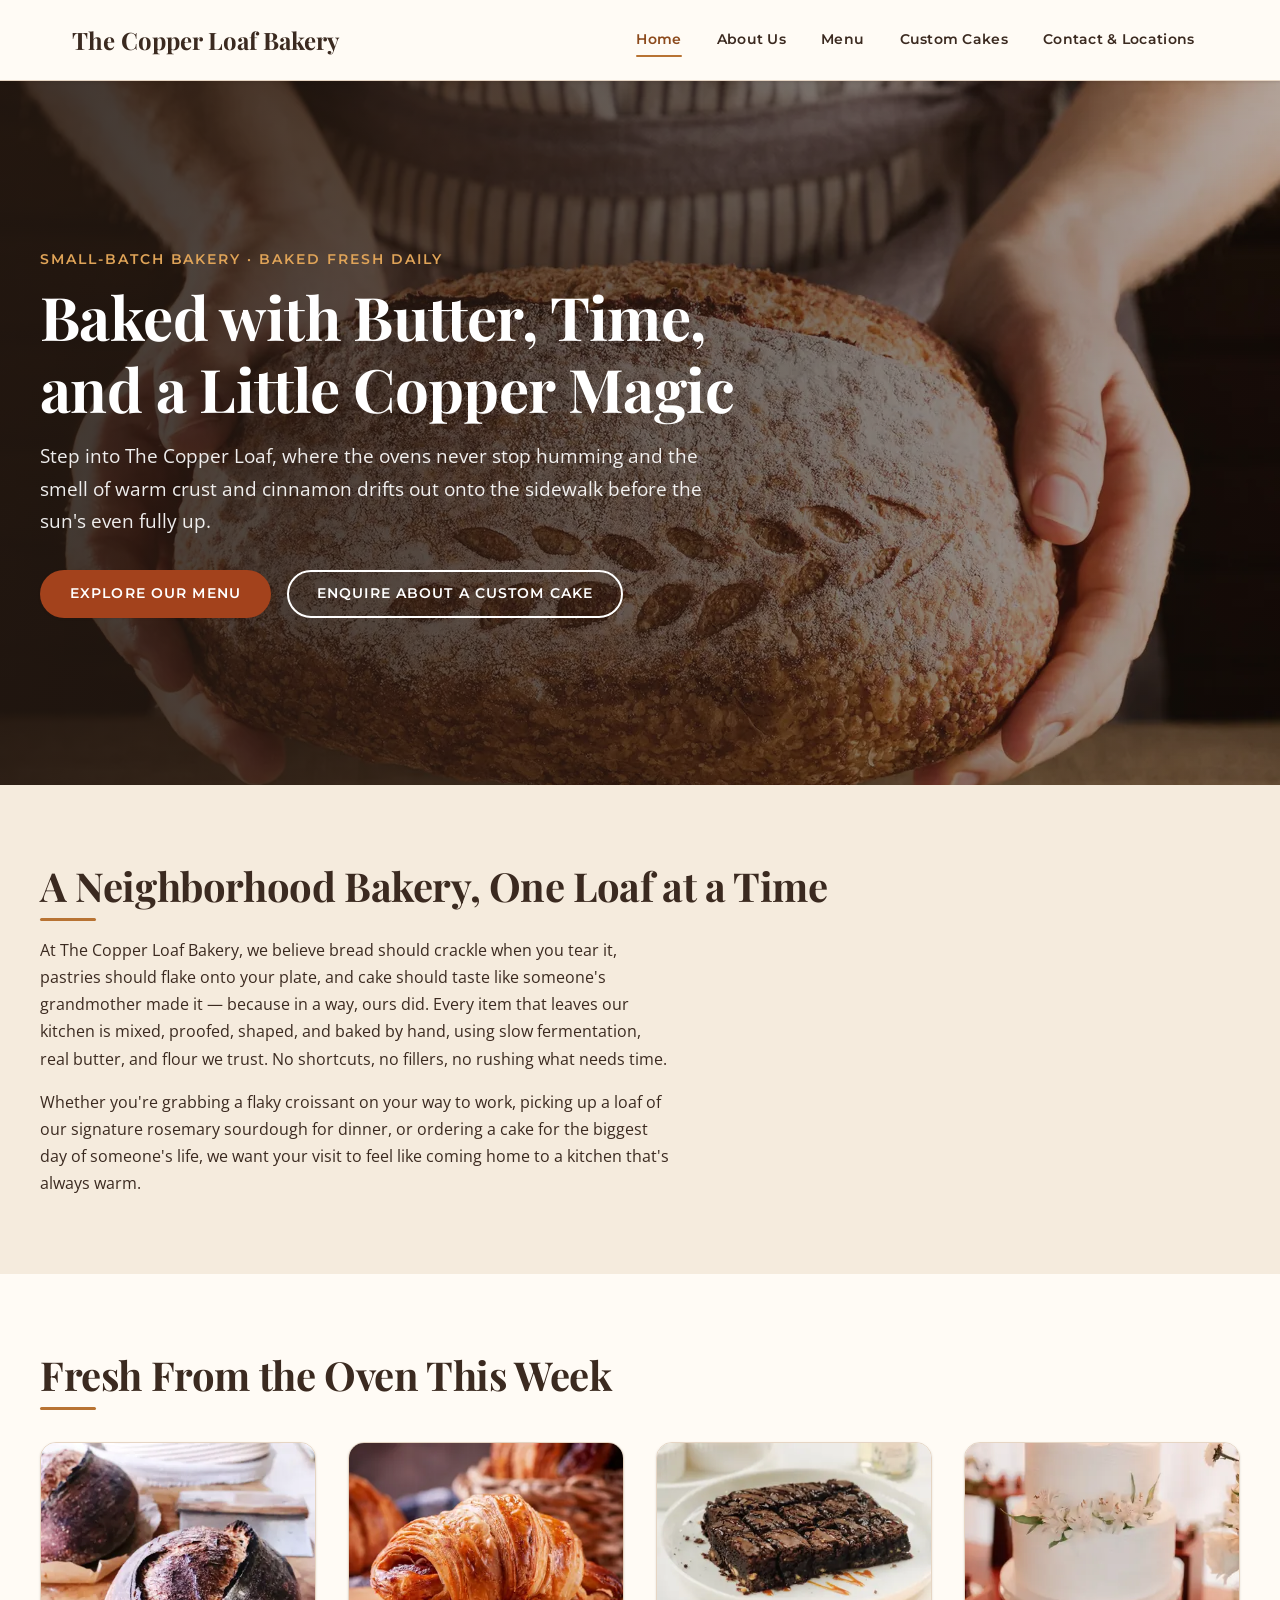
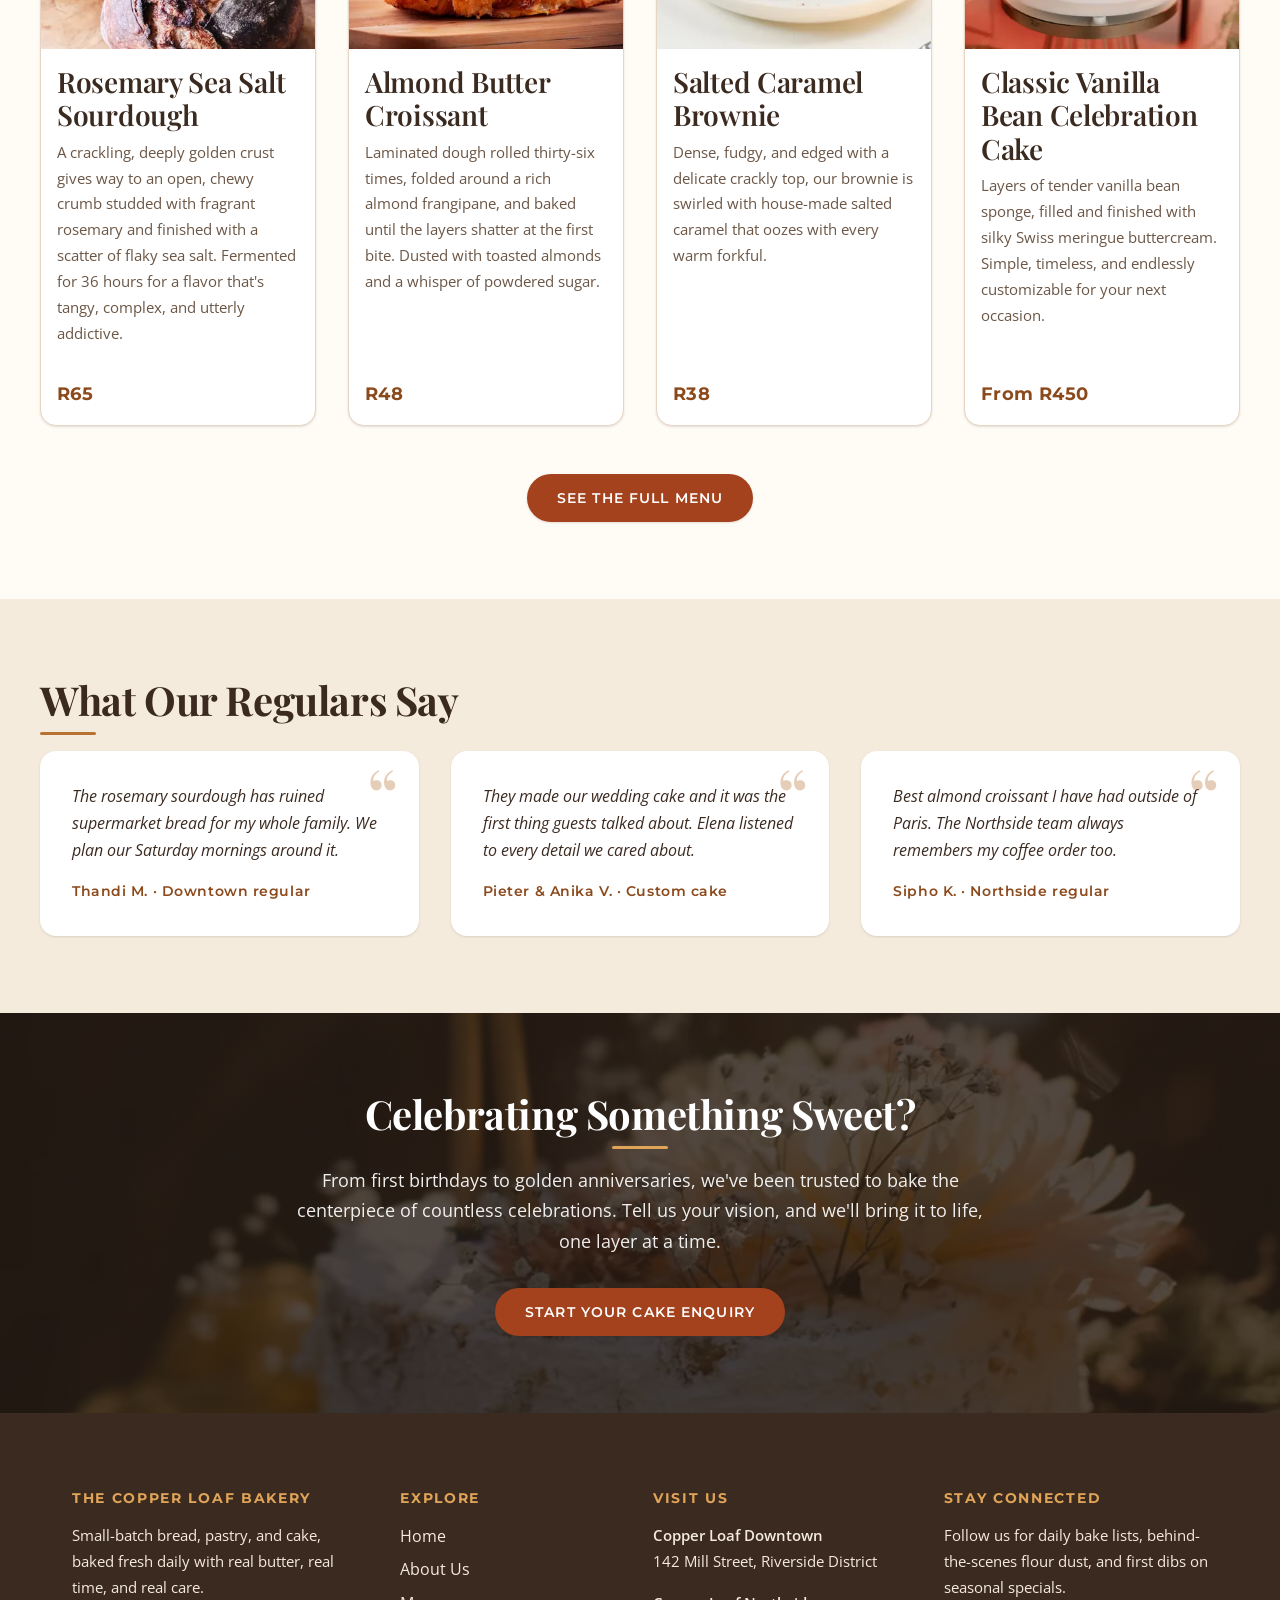
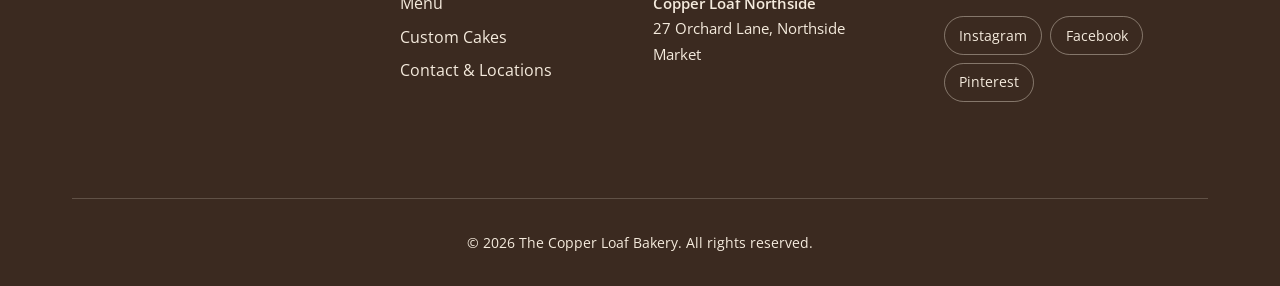
<file: index.html>
<!DOCTYPE html>
<html lang="en">
<head>
  <meta charset="UTF-8">
  <meta name="viewport" content="width=device-width, initial-scale=1.0">
  <title>The Copper Loaf Bakery | Handcrafted Bread & Pastries, Baked Fresh Daily</title>
  <meta name="description" content="The Copper Loaf Bakery bakes small-batch sourdough, buttery pastries, and custom celebration cakes fresh every morning. Visit us in-store or order online today.">
  <meta name="keywords" content="artisan bakery, sourdough bread, custom cakes, pastries, local bakery">

  <!-- Google Fonts: Playfair Display (headings), Montserrat (subheadings), Open Sans (body) -->
  <link rel="preconnect" href="https://fonts.googleapis.com">
  <link rel="preconnect" href="https://fonts.gstatic.com" crossorigin>
  <link href="https://fonts.googleapis.com/css2?family=Montserrat:wght@500;600;700&family=Open+Sans:wght@400;600&family=Playfair+Display:ital,wght@0,600;0,700;1,600&display=swap" rel="stylesheet">

  <!-- External stylesheet -->
  <link rel="stylesheet" href="style.css">

  <!-- Flag that JavaScript is available before the page paints (prevents a menu flash) -->
  <script>document.documentElement.classList.add('js');</script>
  <script src="script.js" defer></script>
</head>
<body>

  <a class="skip-link" href="#main-content">Skip to main content</a>

  <header class="site-header">
    <div class="container header-inner">
      <div class="logo">
        <a href="index.html">The Copper Loaf Bakery</a>
      </div>
      <button class="nav-toggle" type="button" aria-expanded="false" aria-controls="primary-nav">
        <span class="nav-toggle-bar" aria-hidden="true"></span>
        <span class="nav-toggle-bar" aria-hidden="true"></span>
        <span class="nav-toggle-bar" aria-hidden="true"></span>
        <span class="sr-only">Open menu</span>
      </button>
      <nav id="primary-nav" class="primary-nav" aria-label="Main">
        <ul class="nav-list">
          <li><a class="nav-link" href="index.html" aria-current="page">Home</a></li>
          <li><a class="nav-link" href="about.html">About Us</a></li>
          <li><a class="nav-link" href="products.html">Menu</a></li>
          <li><a class="nav-link" href="custom-cakes.html">Custom Cakes</a></li>
          <li><a class="nav-link" href="contact.html">Contact &amp; Locations</a></li>
        </ul>
      </nav>
    </div>
  </header>

  <main id="main-content">

    <section class="hero">
      <picture class="hero-media">
          <source type="image/webp" srcset="images/hero-bread-in-hands-800.webp 800w, images/hero-bread-in-hands-1280.webp 1280w, images/hero-bread-in-hands-1920.webp 1920w" sizes="100vw">
          <img src="images/hero-bread-in-hands-1920.jpg" srcset="images/hero-bread-in-hands-800.jpg 800w, images/hero-bread-in-hands-1280.jpg 1280w, images/hero-bread-in-hands-1920.jpg 1920w" sizes="100vw" width="1920" height="1080" alt="A baker holding a freshly baked, flour-dusted sourdough loaf scored with a wheat pattern" fetchpriority="high" decoding="async">
        </picture>
      <div class="hero-content">
        <p class="hero-eyebrow">Small-batch bakery &middot; Baked fresh daily</p>
        <h1>Baked with Butter, Time, and a Little Copper Magic</h1>
        <p class="hero-subtitle">Step into The Copper Loaf, where the ovens never stop humming and the smell of warm crust and cinnamon drifts out onto the sidewalk before the sun's even fully up.</p>
        <div class="button-group">
          <a href="products.html" class="cta-button">Explore Our Menu</a>
          <a href="custom-cakes.html" class="cta-button-secondary">Enquire About a Custom Cake</a>
        </div>
      </div>
    </section>

    <section class="introduction">
      <h2>A Neighborhood Bakery, One Loaf at a Time</h2>
      <p>At The Copper Loaf Bakery, we believe bread should crackle when you tear it, pastries should flake onto your plate, and cake should taste like someone's grandmother made it — because in a way, ours did. Every item that leaves our kitchen is mixed, proofed, shaped, and baked by hand, using slow fermentation, real butter, and flour we trust. No shortcuts, no fillers, no rushing what needs time.</p>
      <p>Whether you're grabbing a flaky croissant on your way to work, picking up a loaf of our signature rosemary sourdough for dinner, or ordering a cake for the biggest day of someone's life, we want your visit to feel like coming home to a kitchen that's always warm.</p>
    </section>

    <section class="featured-products">
      <h2>Fresh From the Oven This Week</h2>

      <article class="featured-item">
        <div class="card-media">
        <picture>
          <source type="image/webp" srcset="images/featured-rosemary-sourdough-400.webp 400w, images/featured-rosemary-sourdough-800.webp 800w" sizes="(min-width: 1200px) 280px, (min-width: 600px) 50vw, 100vw">
          <img src="images/featured-rosemary-sourdough-800.jpg" srcset="images/featured-rosemary-sourdough-400.jpg 400w, images/featured-rosemary-sourdough-800.jpg 800w" sizes="(min-width: 1200px) 280px, (min-width: 600px) 50vw, 100vw" width="800" height="600" alt="Two dark-crusted sourdough loaves on a wooden board" loading="lazy" decoding="async">
        </picture>
        </div>
        <h3>Rosemary Sea Salt Sourdough</h3>
        <p>A crackling, deeply golden crust gives way to an open, chewy crumb studded with fragrant rosemary and finished with a scatter of flaky sea salt. Fermented for 36 hours for a flavor that's tangy, complex, and utterly addictive.</p>
        <p class="price">R65</p>
      </article>

      <article class="featured-item">
        <div class="card-media">
        <picture>
          <source type="image/webp" srcset="images/featured-almond-croissant-400.webp 400w, images/featured-almond-croissant-800.webp 800w" sizes="(min-width: 1200px) 280px, (min-width: 600px) 50vw, 100vw">
          <img src="images/featured-almond-croissant-800.jpg" srcset="images/featured-almond-croissant-400.jpg 400w, images/featured-almond-croissant-800.jpg 800w" sizes="(min-width: 1200px) 280px, (min-width: 600px) 50vw, 100vw" width="800" height="600" alt="A golden, flaky croissant on a wooden board" loading="lazy" decoding="async">
        </picture>
        </div>
        <h3>Almond Butter Croissant</h3>
        <p>Laminated dough rolled thirty-six times, folded around a rich almond frangipane, and baked until the layers shatter at the first bite. Dusted with toasted almonds and a whisper of powdered sugar.</p>
        <p class="price">R48</p>
      </article>

      <article class="featured-item">
        <div class="card-media">
        <picture>
          <source type="image/webp" srcset="images/featured-caramel-brownie-400.webp 400w, images/featured-caramel-brownie-800.webp 800w" sizes="(min-width: 1200px) 280px, (min-width: 600px) 50vw, 100vw">
          <img src="images/featured-caramel-brownie-800.jpg" srcset="images/featured-caramel-brownie-400.jpg 400w, images/featured-caramel-brownie-800.jpg 800w" sizes="(min-width: 1200px) 280px, (min-width: 600px) 50vw, 100vw" width="800" height="600" alt="A fudgy chocolate brownie slab drizzled with salted caramel on a white plate" loading="lazy" decoding="async">
        </picture>
        </div>
        <h3>Salted Caramel Brownie</h3>
        <p>Dense, fudgy, and edged with a delicate crackly top, our brownie is swirled with house-made salted caramel that oozes with every warm forkful.</p>
        <p class="price">R38</p>
      </article>

      <article class="featured-item">
        <div class="card-media">
        <picture>
          <source type="image/webp" srcset="images/featured-vanilla-cake-400.webp 400w, images/featured-vanilla-cake-800.webp 800w" sizes="(min-width: 1200px) 280px, (min-width: 600px) 50vw, 100vw">
          <img src="images/featured-vanilla-cake-800.jpg" srcset="images/featured-vanilla-cake-400.jpg 400w, images/featured-vanilla-cake-800.jpg 800w" sizes="(min-width: 1200px) 280px, (min-width: 600px) 50vw, 100vw" width="800" height="600" alt="A white buttercream celebration cake decorated with fresh flowers" loading="lazy" decoding="async">
        </picture>
        </div>
        <h3>Classic Vanilla Bean Celebration Cake</h3>
        <p>Layers of tender vanilla bean sponge, filled and finished with silky Swiss meringue buttercream. Simple, timeless, and endlessly customizable for your next occasion.</p>
        <p class="price">From R450</p>
      </article>

      <a href="products.html" class="cta-button">See the Full Menu</a>
    </section>

    <section class="testimonials" aria-labelledby="testimonials-heading">
      <h2 id="testimonials-heading">What Our Regulars Say</h2>
      <div class="testimonial-grid">
        <figure class="testimonial-card">
          <blockquote>
            <p>The rosemary sourdough has ruined supermarket bread for my whole family. We plan our Saturday mornings around it.</p>
          </blockquote>
          <figcaption class="testimonial-author">Thandi M. &middot; Downtown regular</figcaption>
        </figure>
        <figure class="testimonial-card">
          <blockquote>
            <p>They made our wedding cake and it was the first thing guests talked about. Elena listened to every detail we cared about.</p>
          </blockquote>
          <figcaption class="testimonial-author">Pieter &amp; Anika V. &middot; Custom cake</figcaption>
        </figure>
        <figure class="testimonial-card">
          <blockquote>
            <p>Best almond croissant I have had outside of Paris. The Northside team always remembers my coffee order too.</p>
          </blockquote>
          <figcaption class="testimonial-author">Sipho K. &middot; Northside regular</figcaption>
        </figure>
      </div>
    </section>

    <section class="homepage-callout">
      <h2>Celebrating Something Sweet?</h2>
      <p>From first birthdays to golden anniversaries, we've been trusted to bake the centerpiece of countless celebrations. Tell us your vision, and we'll bring it to life, one layer at a time.</p>
      <a href="custom-cakes.html" class="cta-button">Start Your Cake Enquiry</a>
    </section>

  </main>

  <footer class="site-footer">
    <div class="container footer-grid">
    <div class="footer-about">
      <h3>The Copper Loaf Bakery</h3>
      <p>Small-batch bread, pastry, and cake, baked fresh daily with real butter, real time, and real care.</p>
    </div>

    <div class="footer-links">
      <h3>Explore</h3>
      <ul>
        <li><a href="index.html">Home</a></li>
        <li><a href="about.html">About Us</a></li>
        <li><a href="products.html">Menu</a></li>
        <li><a href="custom-cakes.html">Custom Cakes</a></li>
        <li><a href="contact.html">Contact & Locations</a></li>
      </ul>
    </div>

    <div class="footer-locations">
      <h3>Visit Us</h3>
      <p><strong>Copper Loaf Downtown</strong><br>
      142 Mill Street, Riverside District</p>
      <p><strong>Copper Loaf Northside</strong><br>
      27 Orchard Lane, Northside Market</p>
    </div>

    <div class="footer-social">
      <h3>Stay Connected</h3>
      <p>Follow us for daily bake lists, behind-the-scenes flour dust, and first dibs on seasonal specials.</p>
      <ul class="social-links">
        <li><a href="#">Instagram</a></li>
        <li><a href="#">Facebook</a></li>
        <li><a href="#">Pinterest</a></li>
      </ul>
    </div>

    <div class="footer-bottom">
      <p>&copy; 2026 The Copper Loaf Bakery. All rights reserved.</p>
    </div>
    </div>
  </footer>

</body>
</html>
</file>
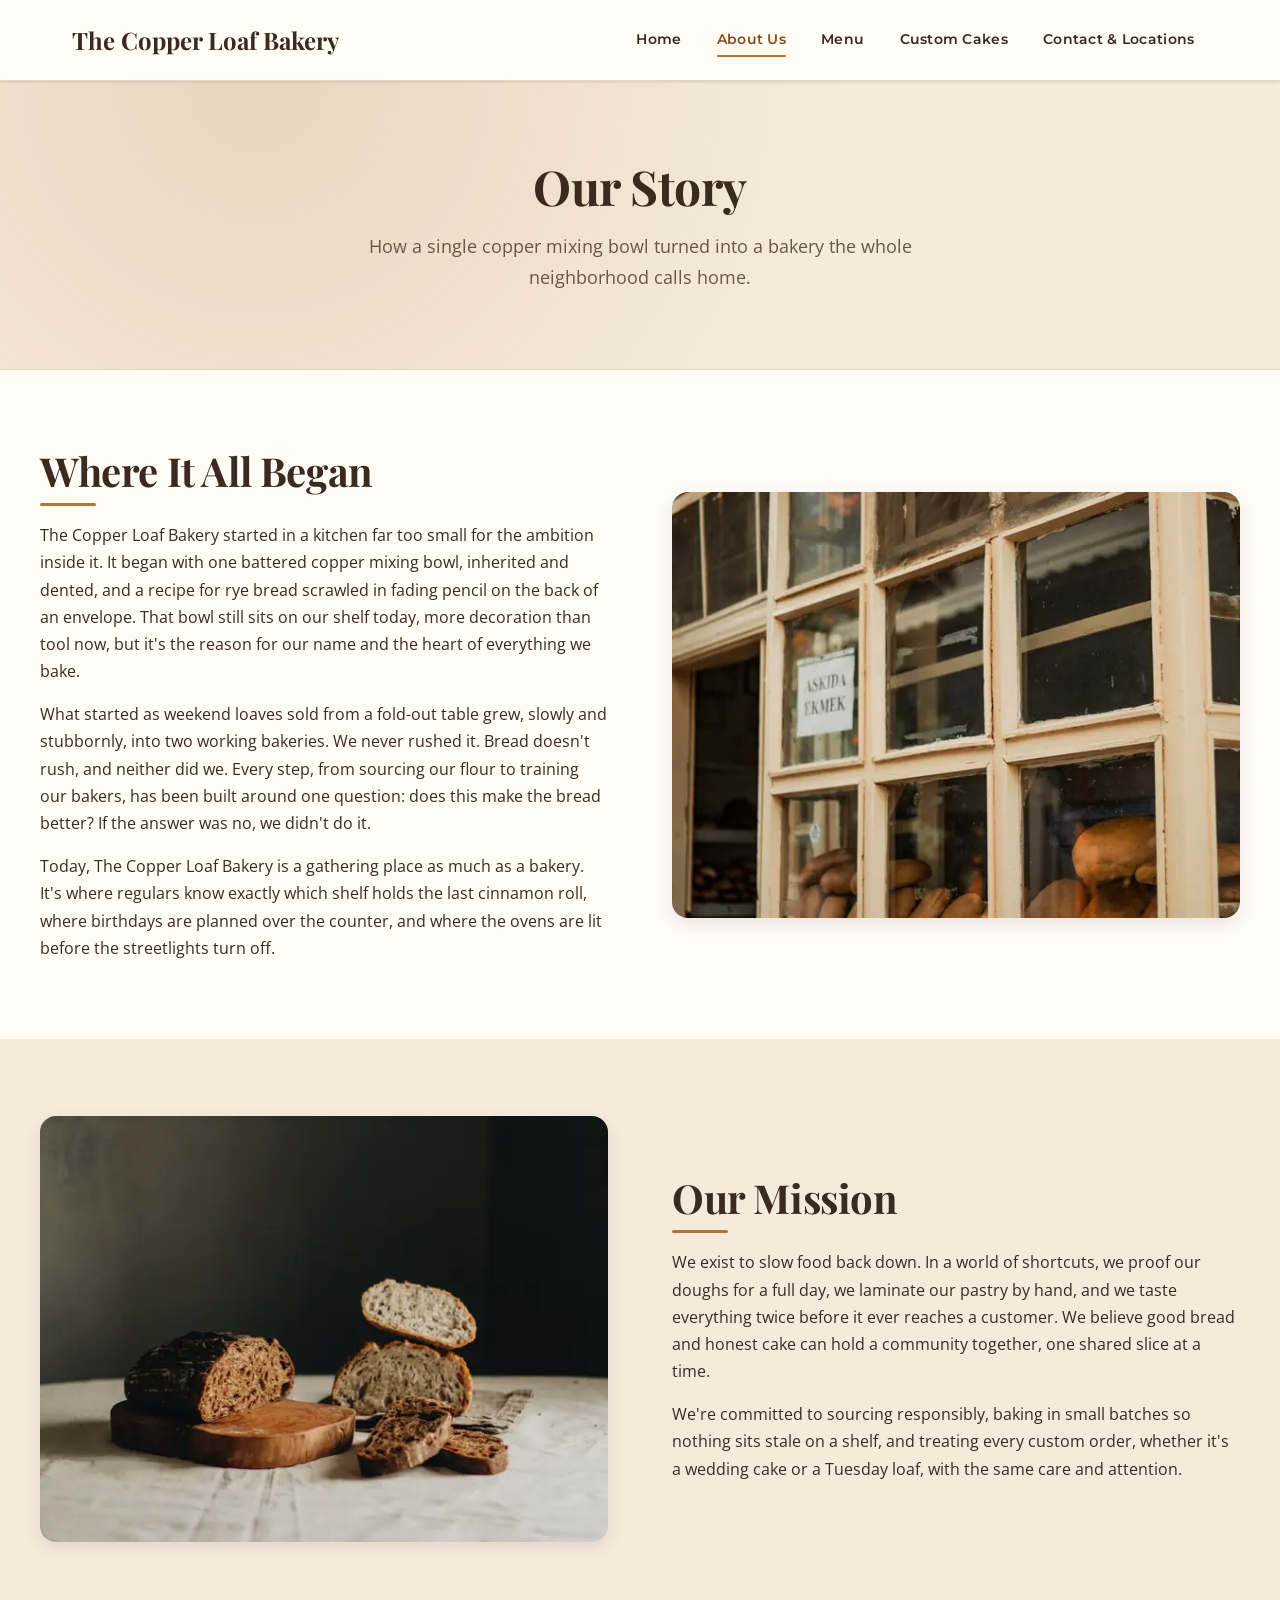
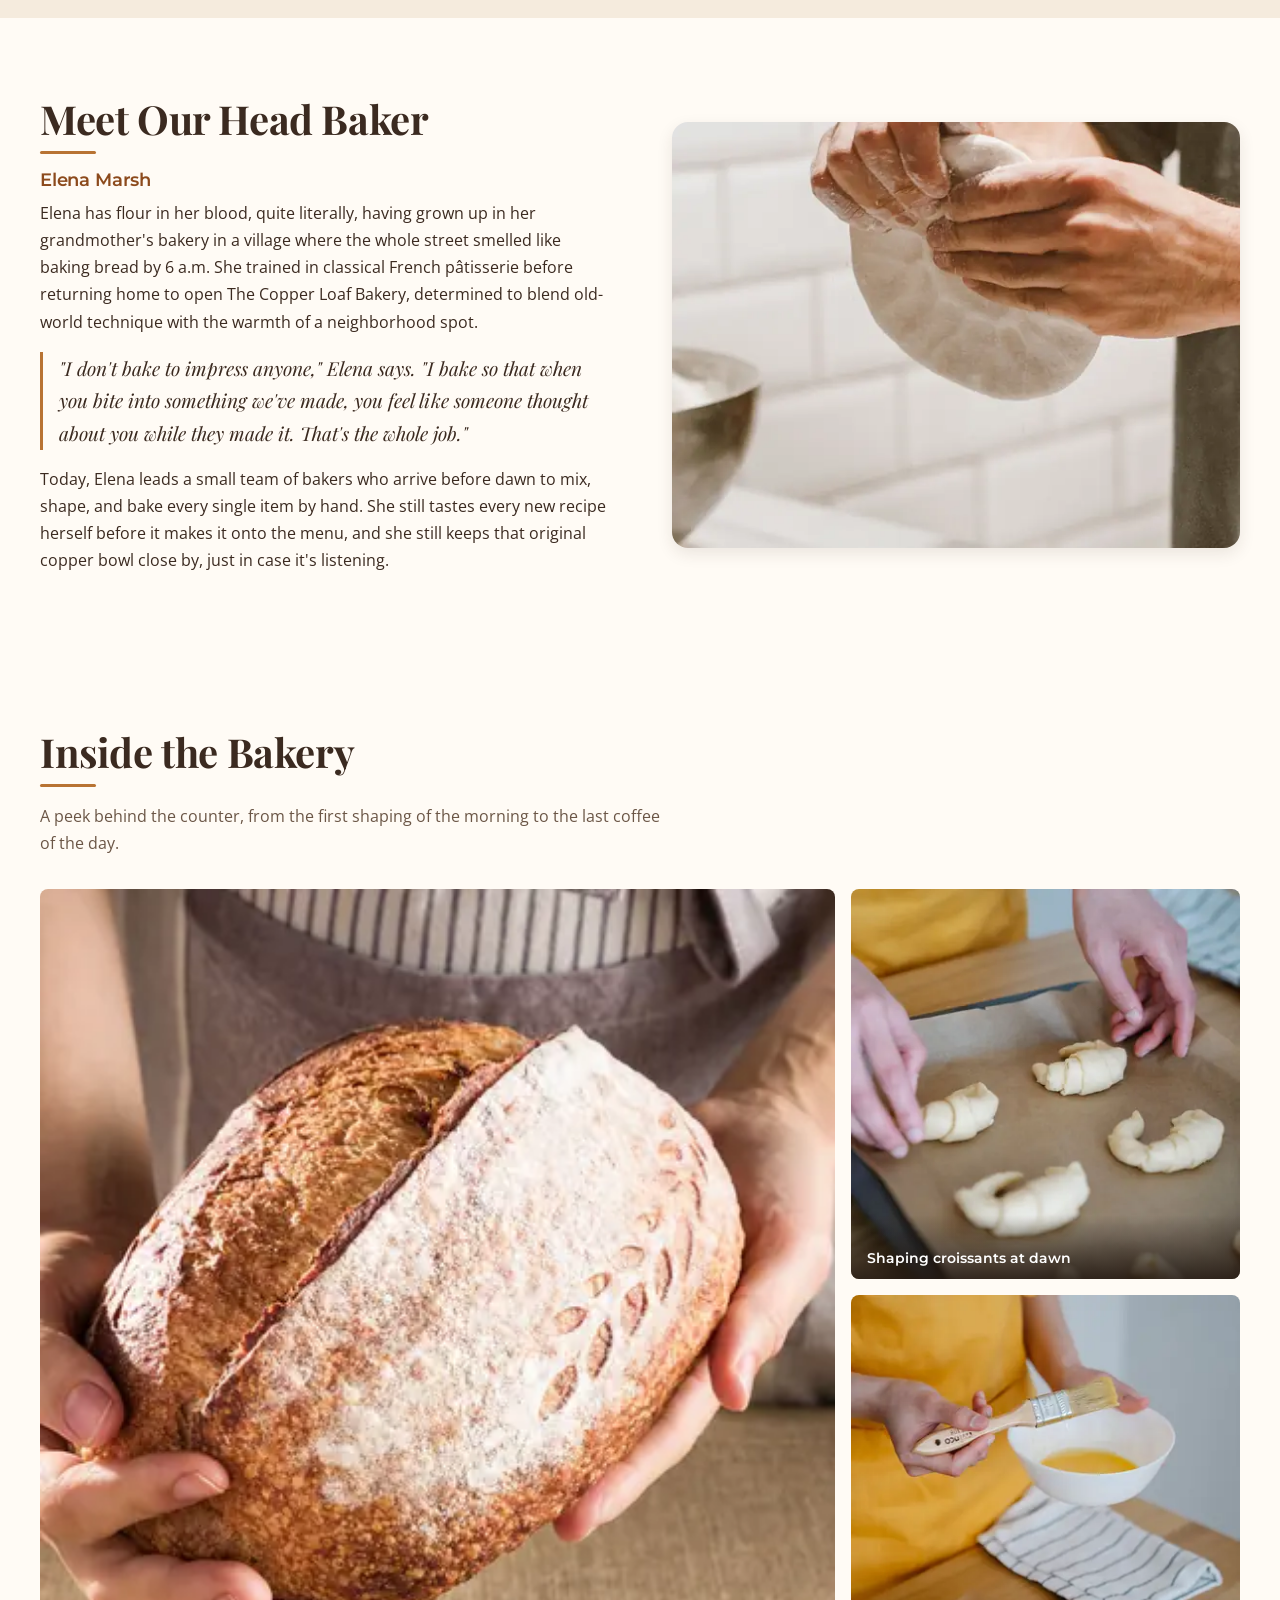
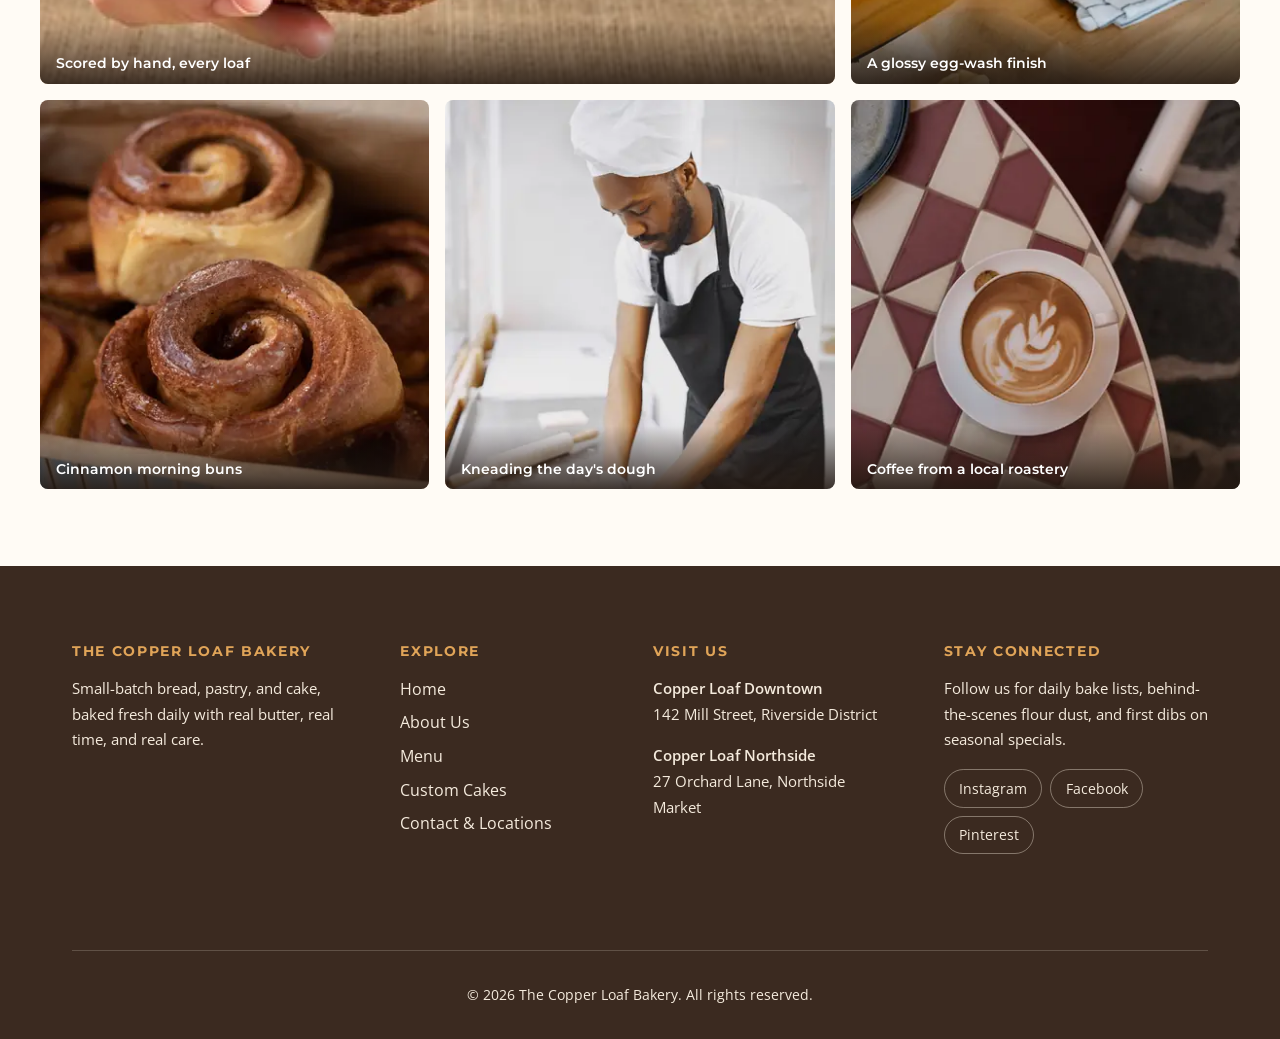
<file: about.html>
<!DOCTYPE html>
<html lang="en">
<head>
  <meta charset="UTF-8">
  <meta name="viewport" content="width=device-width, initial-scale=1.0">
  <title>Our Story | The Copper Loaf Bakery</title>
  <meta name="description" content="Discover the story behind The Copper Loaf Bakery, from a single copper mixing bowl to a beloved neighborhood bakery led by head baker Elena Marsh.">

  <!-- Google Fonts: Playfair Display (headings), Montserrat (subheadings), Open Sans (body) -->
  <link rel="preconnect" href="https://fonts.googleapis.com">
  <link rel="preconnect" href="https://fonts.gstatic.com" crossorigin>
  <link href="https://fonts.googleapis.com/css2?family=Montserrat:wght@500;600;700&family=Open+Sans:wght@400;600&family=Playfair+Display:ital,wght@0,600;0,700;1,600&display=swap" rel="stylesheet">

  <!-- External stylesheet -->
  <link rel="stylesheet" href="style.css">

  <!-- Flag that JavaScript is available before the page paints (prevents a menu flash) -->
  <script>document.documentElement.classList.add('js');</script>
  <script src="script.js" defer></script>
</head>
<body>

  <a class="skip-link" href="#main-content">Skip to main content</a>

  <header class="site-header">
    <div class="container header-inner">
      <div class="logo">
        <a href="index.html">The Copper Loaf Bakery</a>
      </div>
      <button class="nav-toggle" type="button" aria-expanded="false" aria-controls="primary-nav">
        <span class="nav-toggle-bar" aria-hidden="true"></span>
        <span class="nav-toggle-bar" aria-hidden="true"></span>
        <span class="nav-toggle-bar" aria-hidden="true"></span>
        <span class="sr-only">Open menu</span>
      </button>
      <nav id="primary-nav" class="primary-nav" aria-label="Main">
        <ul class="nav-list">
          <li><a class="nav-link" href="index.html">Home</a></li>
          <li><a class="nav-link" href="about.html" aria-current="page">About Us</a></li>
          <li><a class="nav-link" href="products.html">Menu</a></li>
          <li><a class="nav-link" href="custom-cakes.html">Custom Cakes</a></li>
          <li><a class="nav-link" href="contact.html">Contact &amp; Locations</a></li>
        </ul>
      </nav>
    </div>
  </header>

  <main id="main-content">

    <section class="page-header">
      <h1>Our Story</h1>
      <p>How a single copper mixing bowl turned into a bakery the whole neighborhood calls home.</p>
    </section>

    <section class="our-story split-section">
      <div class="split-text">
      <h2>Where It All Began</h2>
      <p>The Copper Loaf Bakery started in a kitchen far too small for the ambition inside it. It began with one battered copper mixing bowl, inherited and dented, and a recipe for rye bread scrawled in fading pencil on the back of an envelope. That bowl still sits on our shelf today, more decoration than tool now, but it's the reason for our name and the heart of everything we bake.</p>
      <p>What started as weekend loaves sold from a fold-out table grew, slowly and stubbornly, into two working bakeries. We never rushed it. Bread doesn't rush, and neither did we. Every step, from sourcing our flour to training our bakers, has been built around one question: does this make the bread better? If the answer was no, we didn't do it.</p>
      <p>Today, The Copper Loaf Bakery is a gathering place as much as a bakery. It's where regulars know exactly which shelf holds the last cinnamon roll, where birthdays are planned over the counter, and where the ovens are lit before the streetlights turn off.</p>
      </div>
      <figure class="split-media">
        <picture>
          <source type="image/webp" srcset="images/about-bakery-window-600.webp 600w, images/about-bakery-window-1200.webp 1200w" sizes="(min-width: 1200px) 580px, (min-width: 769px) 50vw, 100vw">
          <img src="images/about-bakery-window-1200.jpg" srcset="images/about-bakery-window-600.jpg 600w, images/about-bakery-window-1200.jpg 1200w" sizes="(min-width: 1200px) 580px, (min-width: 769px) 50vw, 100vw" width="1200" height="900" alt="Fresh loaves stacked behind the old wooden window frames of a traditional bakery" loading="lazy" decoding="async">
        </picture>
      </figure>
    </section>

    <section class="mission split-section split-reverse">
      <div class="split-text">
      <h2>Our Mission</h2>
      <p>We exist to slow food back down. In a world of shortcuts, we proof our doughs for a full day, we laminate our pastry by hand, and we taste everything twice before it ever reaches a customer. We believe good bread and honest cake can hold a community together, one shared slice at a time.</p>
      <p>We're committed to sourcing responsibly, baking in small batches so nothing sits stale on a shelf, and treating every custom order, whether it's a wedding cake or a Tuesday loaf, with the same care and attention.</p>
      </div>
      <figure class="split-media">
        <picture>
          <source type="image/webp" srcset="images/about-sliced-bread-600.webp 600w, images/about-sliced-bread-1200.webp 1200w" sizes="(min-width: 1200px) 580px, (min-width: 769px) 50vw, 100vw">
          <img src="images/about-sliced-bread-1200.jpg" srcset="images/about-sliced-bread-600.jpg 600w, images/about-sliced-bread-1200.jpg 1200w" sizes="(min-width: 1200px) 580px, (min-width: 769px) 50vw, 100vw" width="1200" height="900" alt="A rustic seeded loaf and thick slices of bread on a wooden board" loading="lazy" decoding="async">
        </picture>
      </figure>
    </section>

    <section class="baker-profile split-section">
      <div class="split-text">
      <h2>Meet Our Head Baker</h2>
      <h3 class="baker-name">Elena Marsh</h3>
      <p>Elena has flour in her blood, quite literally, having grown up in her grandmother's bakery in a village where the whole street smelled like baking bread by 6 a.m. She trained in classical French pâtisserie before returning home to open The Copper Loaf Bakery, determined to blend old-world technique with the warmth of a neighborhood spot.</p>
      <p class="pull-quote">"I don't bake to impress anyone," Elena says. "I bake so that when you bite into something we've made, you feel like someone thought about you while they made it. That's the whole job."</p>
      <p>Today, Elena leads a small team of bakers who arrive before dawn to mix, shape, and bake every single item by hand. She still tastes every new recipe herself before it makes it onto the menu, and she still keeps that original copper bowl close by, just in case it's listening.</p>
      </div>
      <figure class="split-media">
        <picture>
          <source type="image/webp" srcset="images/about-shaping-dough-600.webp 600w, images/about-shaping-dough-1200.webp 1200w" sizes="(min-width: 1200px) 580px, (min-width: 769px) 50vw, 100vw">
          <img src="images/about-shaping-dough-1200.jpg" srcset="images/about-shaping-dough-600.jpg 600w, images/about-shaping-dough-1200.jpg 1200w" sizes="(min-width: 1200px) 580px, (min-width: 769px) 50vw, 100vw" width="1200" height="900" alt="A baker's hands stretching and shaping a ball of bread dough" loading="lazy" decoding="async">
        </picture>
      </figure>
    </section>

    <section class="gallery" aria-labelledby="gallery-heading">
      <h2 id="gallery-heading">Inside the Bakery</h2>
      <p class="section-intro">A peek behind the counter, from the first shaping of the morning to the last coffee of the day.</p>
      <div class="gallery-grid gallery-feature">
        <figure class="gallery-item">
          <picture>
          <source type="image/webp" srcset="images/gallery-fresh-loaf-400.webp 400w, images/gallery-fresh-loaf-800.webp 800w" sizes="(min-width: 1200px) 400px, (min-width: 769px) 33vw, 50vw">
          <img src="images/gallery-fresh-loaf-800.jpg" srcset="images/gallery-fresh-loaf-400.jpg 400w, images/gallery-fresh-loaf-800.jpg 800w" sizes="(min-width: 1200px) 400px, (min-width: 769px) 33vw, 50vw" width="800" height="800" alt="A baker holding a round, flour-dusted sourdough loaf" loading="lazy" decoding="async">
        </picture>
          <figcaption>Scored by hand, every loaf</figcaption>
        </figure>
        <figure class="gallery-item">
          <picture>
          <source type="image/webp" srcset="images/gallery-shaping-croissants-400.webp 400w, images/gallery-shaping-croissants-800.webp 800w" sizes="(min-width: 1200px) 400px, (min-width: 769px) 33vw, 50vw">
          <img src="images/gallery-shaping-croissants-800.jpg" srcset="images/gallery-shaping-croissants-400.jpg 400w, images/gallery-shaping-croissants-800.jpg 800w" sizes="(min-width: 1200px) 400px, (min-width: 769px) 33vw, 50vw" width="800" height="800" alt="Hands arranging unbaked croissants on a lined baking tray" loading="lazy" decoding="async">
        </picture>
          <figcaption>Shaping croissants at dawn</figcaption>
        </figure>
        <figure class="gallery-item">
          <picture>
          <source type="image/webp" srcset="images/gallery-egg-wash-400.webp 400w, images/gallery-egg-wash-800.webp 800w" sizes="(min-width: 1200px) 400px, (min-width: 769px) 33vw, 50vw">
          <img src="images/gallery-egg-wash-800.jpg" srcset="images/gallery-egg-wash-400.jpg 400w, images/gallery-egg-wash-800.jpg 800w" sizes="(min-width: 1200px) 400px, (min-width: 769px) 33vw, 50vw" width="800" height="800" alt="A pastry brush dipped in a bowl of golden egg wash" loading="lazy" decoding="async">
        </picture>
          <figcaption>A glossy egg-wash finish</figcaption>
        </figure>
        <figure class="gallery-item">
          <picture>
          <source type="image/webp" srcset="images/gallery-cinnamon-buns-400.webp 400w, images/gallery-cinnamon-buns-800.webp 800w" sizes="(min-width: 1200px) 400px, (min-width: 769px) 33vw, 50vw">
          <img src="images/gallery-cinnamon-buns-800.jpg" srcset="images/gallery-cinnamon-buns-400.jpg 400w, images/gallery-cinnamon-buns-800.jpg 800w" sizes="(min-width: 1200px) 400px, (min-width: 769px) 33vw, 50vw" width="800" height="800" alt="Close-up of glossy, freshly baked cinnamon buns" loading="lazy" decoding="async">
        </picture>
          <figcaption>Cinnamon morning buns</figcaption>
        </figure>
        <figure class="gallery-item">
          <picture>
          <source type="image/webp" srcset="images/gallery-baker-at-work-400.webp 400w, images/gallery-baker-at-work-800.webp 800w" sizes="(min-width: 1200px) 400px, (min-width: 769px) 33vw, 50vw">
          <img src="images/gallery-baker-at-work-800.jpg" srcset="images/gallery-baker-at-work-400.jpg 400w, images/gallery-baker-at-work-800.jpg 800w" sizes="(min-width: 1200px) 400px, (min-width: 769px) 33vw, 50vw" width="800" height="800" alt="A baker in a white cap and apron kneading dough on a floured counter" loading="lazy" decoding="async">
        </picture>
          <figcaption>Kneading the day's dough</figcaption>
        </figure>
        <figure class="gallery-item">
          <picture>
          <source type="image/webp" srcset="images/gallery-latte-400.webp 400w, images/gallery-latte-800.webp 800w" sizes="(min-width: 1200px) 400px, (min-width: 769px) 33vw, 50vw">
          <img src="images/gallery-latte-800.jpg" srcset="images/gallery-latte-400.jpg 400w, images/gallery-latte-800.jpg 800w" sizes="(min-width: 1200px) 400px, (min-width: 769px) 33vw, 50vw" width="800" height="800" alt="A cappuccino with leaf latte art on a patterned café table" loading="lazy" decoding="async">
        </picture>
          <figcaption>Coffee from a local roastery</figcaption>
        </figure>
      </div>
    </section>

  </main>

  <footer class="site-footer">
    <div class="container footer-grid">
    <div class="footer-about">
      <h3>The Copper Loaf Bakery</h3>
      <p>Small-batch bread, pastry, and cake, baked fresh daily with real butter, real time, and real care.</p>
    </div>

    <div class="footer-links">
      <h3>Explore</h3>
      <ul>
        <li><a href="index.html">Home</a></li>
        <li><a href="about.html">About Us</a></li>
        <li><a href="products.html">Menu</a></li>
        <li><a href="custom-cakes.html">Custom Cakes</a></li>
        <li><a href="contact.html">Contact & Locations</a></li>
      </ul>
    </div>

    <div class="footer-locations">
      <h3>Visit Us</h3>
      <p><strong>Copper Loaf Downtown</strong><br>
      142 Mill Street, Riverside District</p>
      <p><strong>Copper Loaf Northside</strong><br>
      27 Orchard Lane, Northside Market</p>
    </div>

    <div class="footer-social">
      <h3>Stay Connected</h3>
      <p>Follow us for daily bake lists, behind-the-scenes flour dust, and first dibs on seasonal specials.</p>
      <ul class="social-links">
        <li><a href="#">Instagram</a></li>
        <li><a href="#">Facebook</a></li>
        <li><a href="#">Pinterest</a></li>
      </ul>
    </div>

    <div class="footer-bottom">
      <p>&copy; 2026 The Copper Loaf Bakery. All rights reserved.</p>
    </div>
    </div>
  </footer>

</body>
</html>
</file>
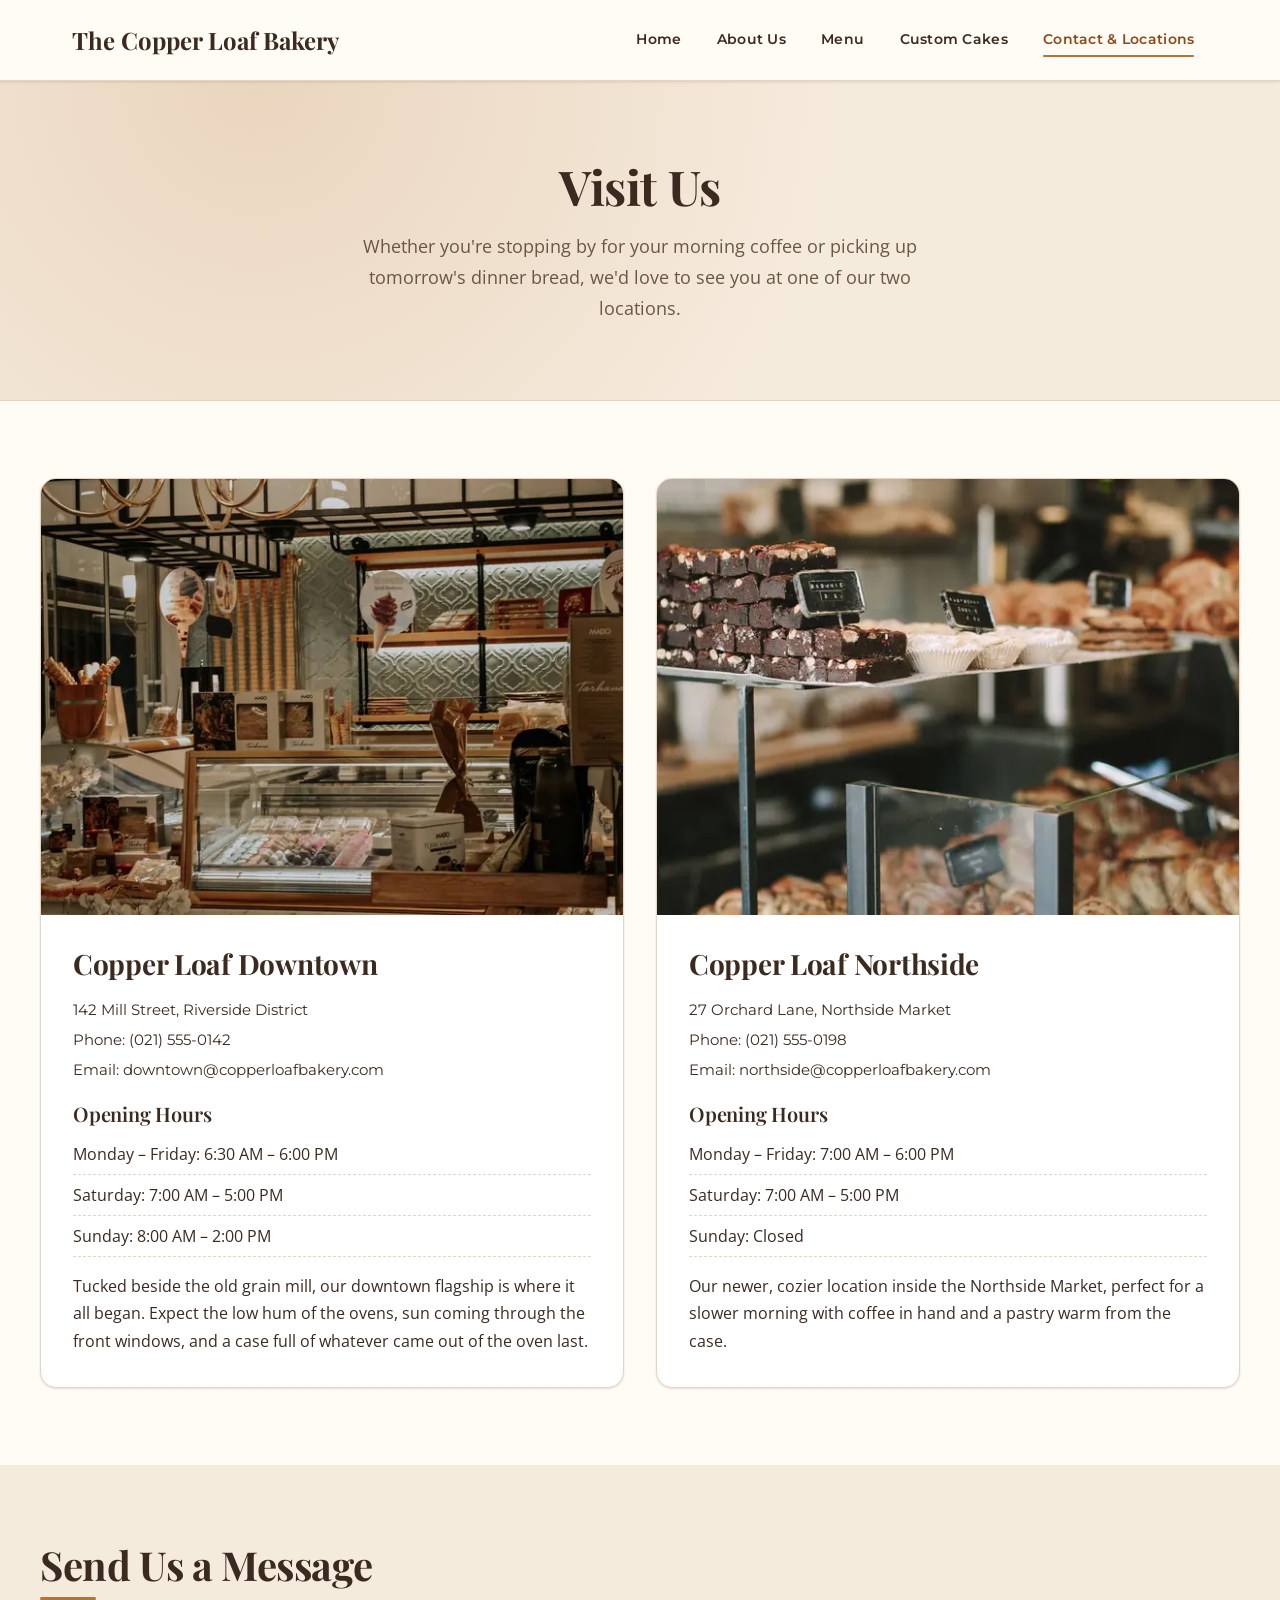
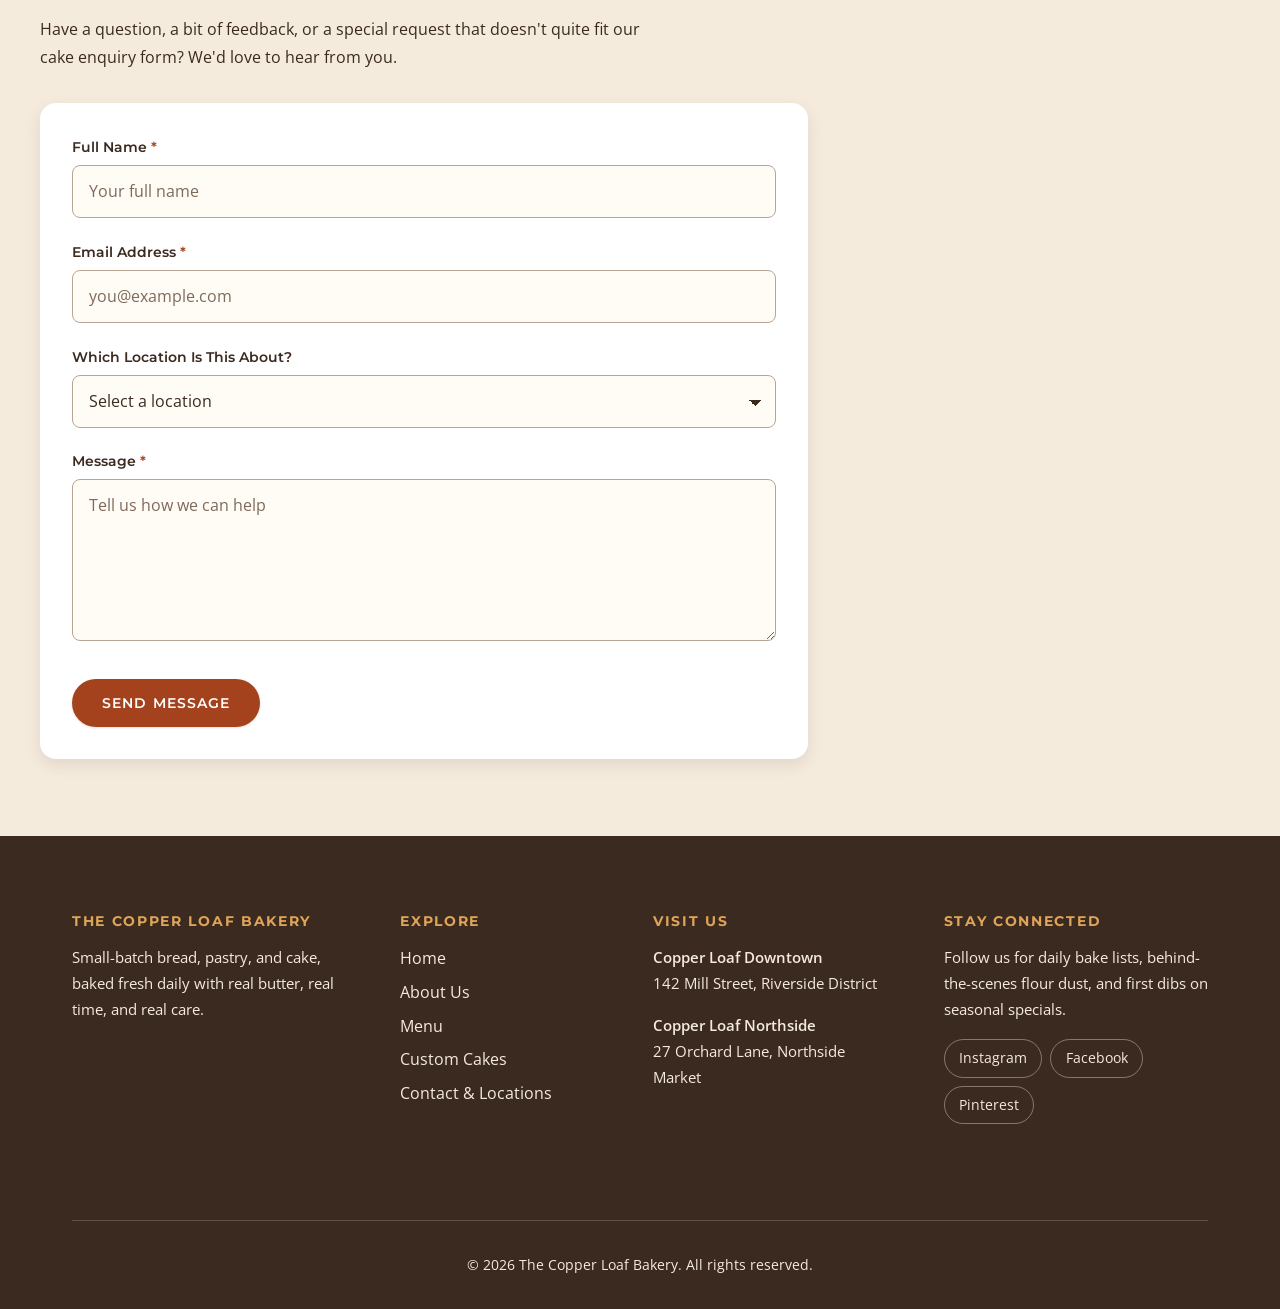
<file: contact.html>
<!DOCTYPE html>
<html lang="en">
<head>
  <meta charset="UTF-8">
  <meta name="viewport" content="width=device-width, initial-scale=1.0">
  <title>Contact Us & Locations | The Copper Loaf Bakery</title>
  <meta name="description" content="Find The Copper Loaf Bakery's two locations, opening hours, and contact details. Reach out with questions, orders, or feedback, we'd love to hear from you.">

  <!-- Google Fonts: Playfair Display (headings), Montserrat (subheadings), Open Sans (body) -->
  <link rel="preconnect" href="https://fonts.googleapis.com">
  <link rel="preconnect" href="https://fonts.gstatic.com" crossorigin>
  <link href="https://fonts.googleapis.com/css2?family=Montserrat:wght@500;600;700&family=Open+Sans:wght@400;600&family=Playfair+Display:ital,wght@0,600;0,700;1,600&display=swap" rel="stylesheet">

  <!-- External stylesheet -->
  <link rel="stylesheet" href="style.css">

  <!-- Flag that JavaScript is available before the page paints (prevents a menu flash) -->
  <script>document.documentElement.classList.add('js');</script>
  <script src="script.js" defer></script>
</head>
<body>

  <a class="skip-link" href="#main-content">Skip to main content</a>

  <header class="site-header">
    <div class="container header-inner">
      <div class="logo">
        <a href="index.html">The Copper Loaf Bakery</a>
      </div>
      <button class="nav-toggle" type="button" aria-expanded="false" aria-controls="primary-nav">
        <span class="nav-toggle-bar" aria-hidden="true"></span>
        <span class="nav-toggle-bar" aria-hidden="true"></span>
        <span class="nav-toggle-bar" aria-hidden="true"></span>
        <span class="sr-only">Open menu</span>
      </button>
      <nav id="primary-nav" class="primary-nav" aria-label="Main">
        <ul class="nav-list">
          <li><a class="nav-link" href="index.html">Home</a></li>
          <li><a class="nav-link" href="about.html">About Us</a></li>
          <li><a class="nav-link" href="products.html">Menu</a></li>
          <li><a class="nav-link" href="custom-cakes.html">Custom Cakes</a></li>
          <li><a class="nav-link" href="contact.html" aria-current="page">Contact &amp; Locations</a></li>
        </ul>
      </nav>
    </div>
  </header>

  <main id="main-content">

    <section class="page-header">
      <h1>Visit Us</h1>
      <p>Whether you're stopping by for your morning coffee or picking up tomorrow's dinner bread, we'd love to see you at one of our two locations.</p>
    </section>

    <section class="locations">

      <article class="location">
        <div class="card-media">
        <picture>
          <source type="image/webp" srcset="images/location-downtown-600.webp 600w, images/location-downtown-1200.webp 1200w" sizes="(min-width: 1200px) 580px, (min-width: 769px) 50vw, 100vw">
          <img src="images/location-downtown-1200.jpg" srcset="images/location-downtown-600.jpg 600w, images/location-downtown-1200.jpg 1200w" sizes="(min-width: 1200px) 580px, (min-width: 769px) 50vw, 100vw" width="1200" height="900" alt="The warm interior of a bakery with a pastry counter and shelves of goods" loading="lazy" decoding="async">
        </picture>
        </div>
        <h2>Copper Loaf Downtown</h2>
        <p class="address">142 Mill Street, Riverside District</p>
        <p class="phone">Phone: (021) 555-0142</p>
        <p class="email">Email: downtown@copperloafbakery.com</p>

        <h3>Opening Hours</h3>
        <ul class="hours">
          <li>Monday – Friday: 6:30 AM – 6:00 PM</li>
          <li>Saturday: 7:00 AM – 5:00 PM</li>
          <li>Sunday: 8:00 AM – 2:00 PM</li>
        </ul>

        <p>Tucked beside the old grain mill, our downtown flagship is where it all began. Expect the low hum of the ovens, sun coming through the front windows, and a case full of whatever came out of the oven last.</p>
      </article>

      <article class="location">
        <div class="card-media">
        <picture>
          <source type="image/webp" srcset="images/location-northside-600.webp 600w, images/location-northside-1200.webp 1200w" sizes="(min-width: 1200px) 580px, (min-width: 769px) 50vw, 100vw">
          <img src="images/location-northside-1200.jpg" srcset="images/location-northside-600.jpg 600w, images/location-northside-1200.jpg 1200w" sizes="(min-width: 1200px) 580px, (min-width: 769px) 50vw, 100vw" width="1200" height="900" alt="A glass display counter filled with brownies and pastries" loading="lazy" decoding="async">
        </picture>
        </div>
        <h2>Copper Loaf Northside</h2>
        <p class="address">27 Orchard Lane, Northside Market</p>
        <p class="phone">Phone: (021) 555-0198</p>
        <p class="email">Email: northside@copperloafbakery.com</p>

        <h3>Opening Hours</h3>
        <ul class="hours">
          <li>Monday – Friday: 7:00 AM – 6:00 PM</li>
          <li>Saturday: 7:00 AM – 5:00 PM</li>
          <li>Sunday: Closed</li>
        </ul>

        <p>Our newer, cozier location inside the Northside Market, perfect for a slower morning with coffee in hand and a pastry warm from the case.</p>
      </article>

    </section>

    <section class="contact-form">
      <h2>Send Us a Message</h2>
      <p>Have a question, a bit of feedback, or a special request that doesn't quite fit our cake enquiry form? We'd love to hear from you.</p>

      <form action="#" method="post">
        <label for="contact-name">Full Name</label>
        <input type="text" id="contact-name" name="contact-name" placeholder="Your full name" required>

        <label for="contact-email">Email Address</label>
        <input type="email" id="contact-email" name="contact-email" placeholder="you@example.com" required>

        <label for="contact-location">Which Location Is This About?</label>
        <select id="contact-location" name="contact-location">
          <option value="">Select a location</option>
          <option value="downtown">Copper Loaf Downtown</option>
          <option value="northside">Copper Loaf Northside</option>
          <option value="general">General / Both</option>
        </select>

        <label for="contact-message">Message</label>
        <textarea id="contact-message" name="contact-message" rows="5" placeholder="Tell us how we can help" required></textarea>

        <button type="submit">Send Message</button>
      </form>
    </section>

  </main>

  <footer class="site-footer">
    <div class="container footer-grid">
    <div class="footer-about">
      <h3>The Copper Loaf Bakery</h3>
      <p>Small-batch bread, pastry, and cake, baked fresh daily with real butter, real time, and real care.</p>
    </div>

    <div class="footer-links">
      <h3>Explore</h3>
      <ul>
        <li><a href="index.html">Home</a></li>
        <li><a href="about.html">About Us</a></li>
        <li><a href="products.html">Menu</a></li>
        <li><a href="custom-cakes.html">Custom Cakes</a></li>
        <li><a href="contact.html">Contact & Locations</a></li>
      </ul>
    </div>

    <div class="footer-locations">
      <h3>Visit Us</h3>
      <p><strong>Copper Loaf Downtown</strong><br>
      142 Mill Street, Riverside District</p>
      <p><strong>Copper Loaf Northside</strong><br>
      27 Orchard Lane, Northside Market</p>
    </div>

    <div class="footer-social">
      <h3>Stay Connected</h3>
      <p>Follow us for daily bake lists, behind-the-scenes flour dust, and first dibs on seasonal specials.</p>
      <ul class="social-links">
        <li><a href="#">Instagram</a></li>
        <li><a href="#">Facebook</a></li>
        <li><a href="#">Pinterest</a></li>
      </ul>
    </div>

    <div class="footer-bottom">
      <p>&copy; 2026 The Copper Loaf Bakery. All rights reserved.</p>
    </div>
    </div>
  </footer>

</body>
</html>
</file>
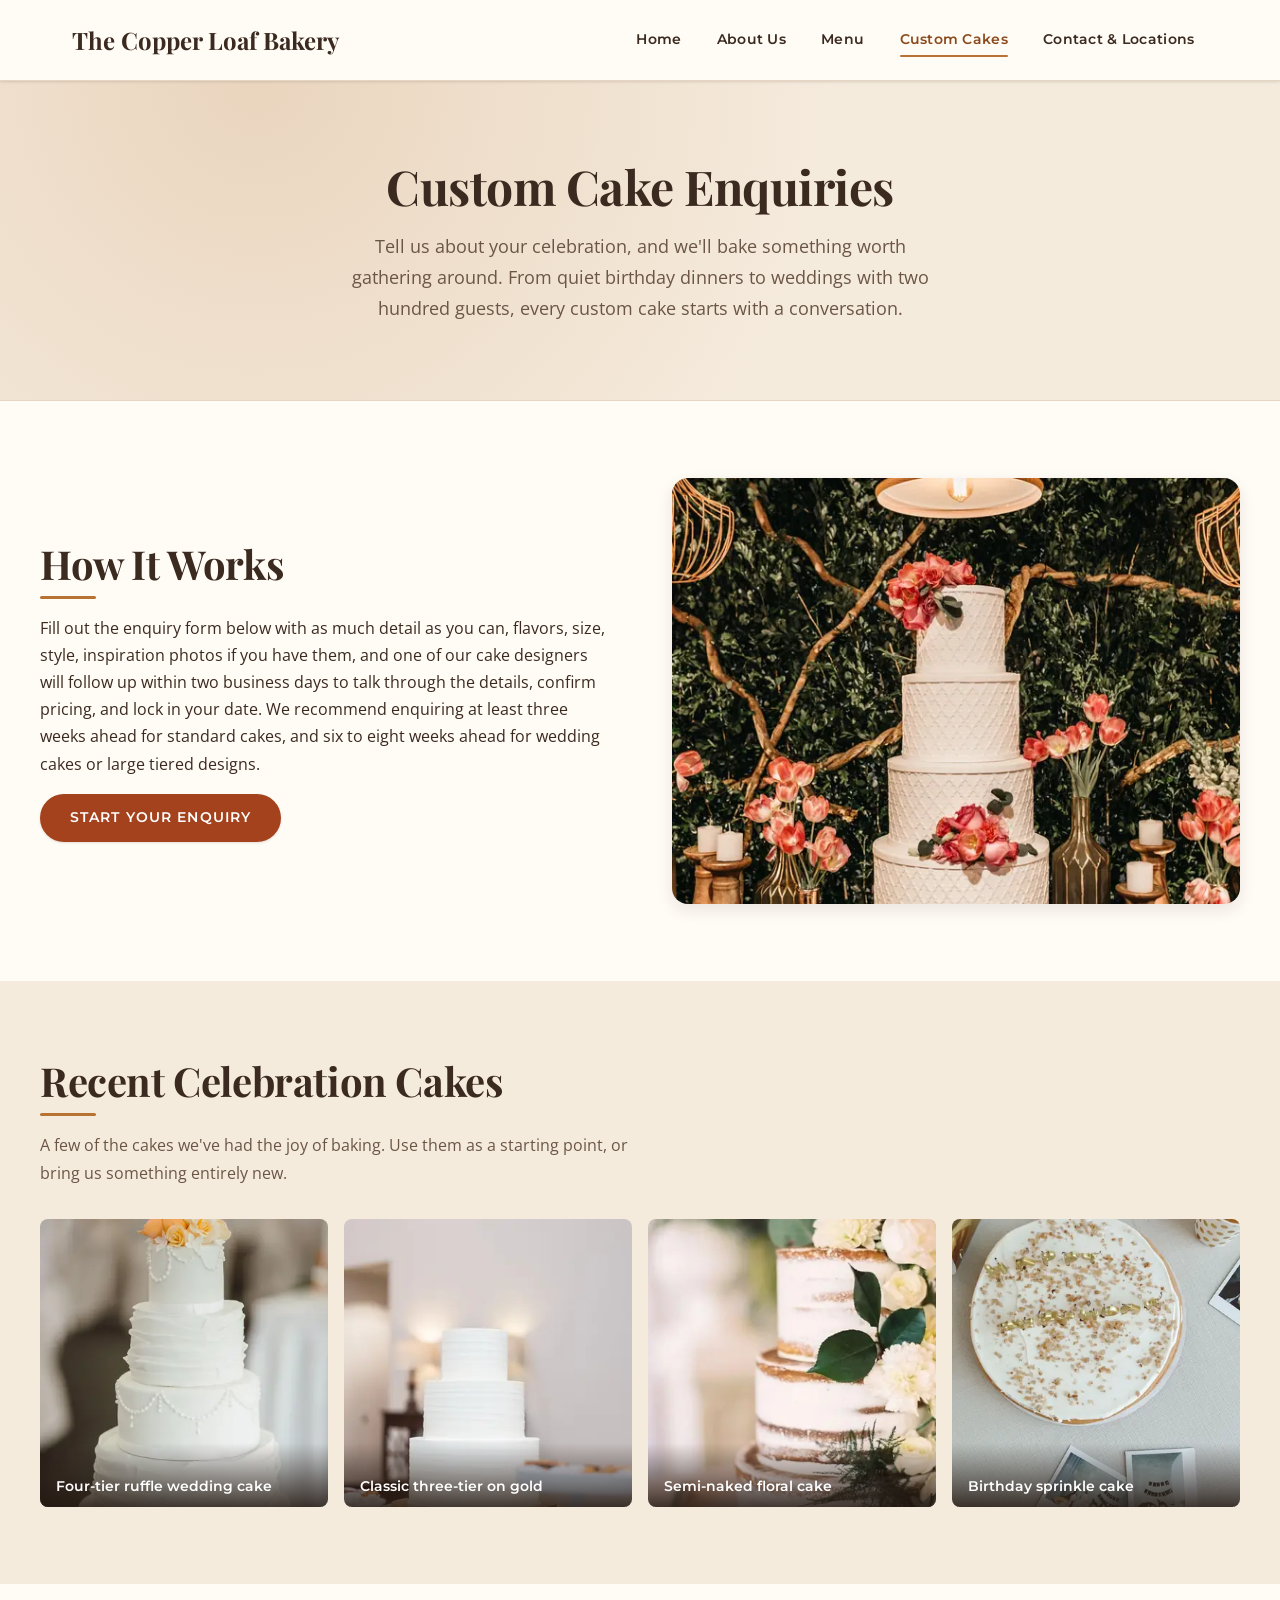
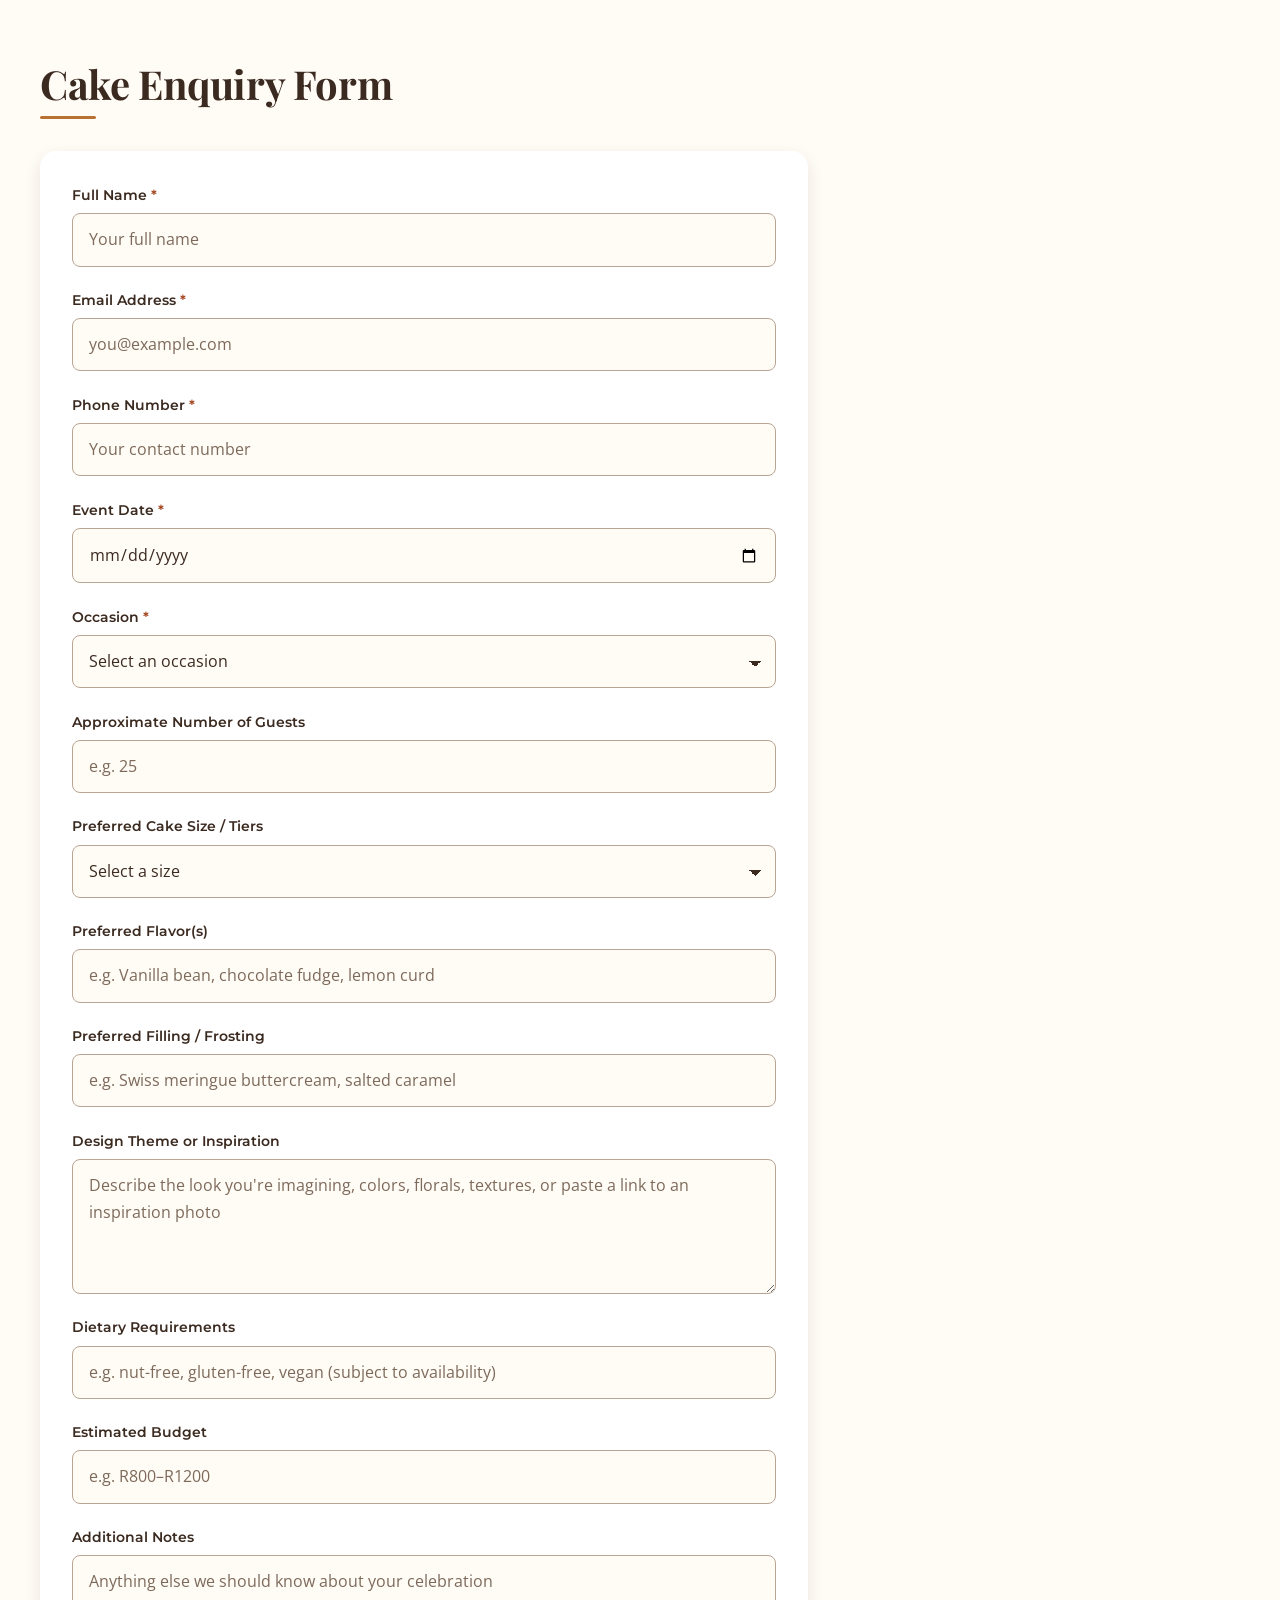
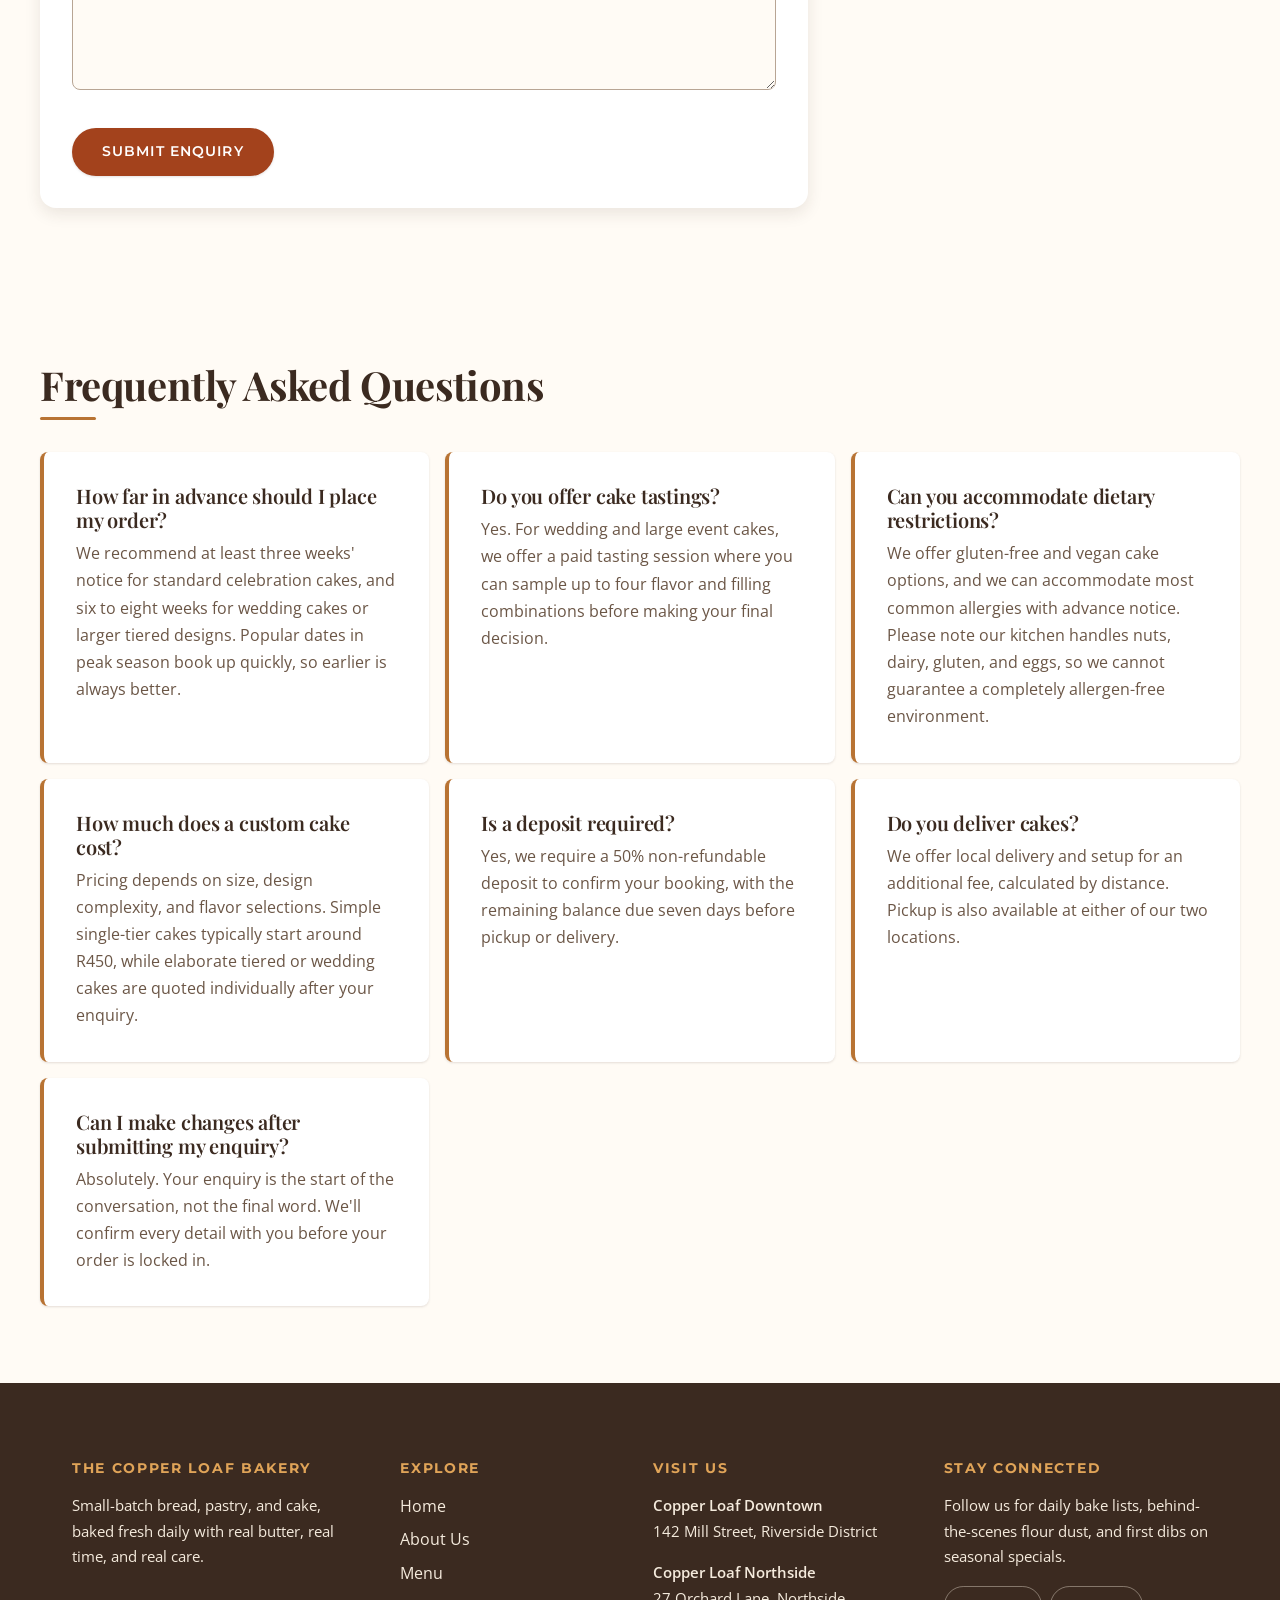
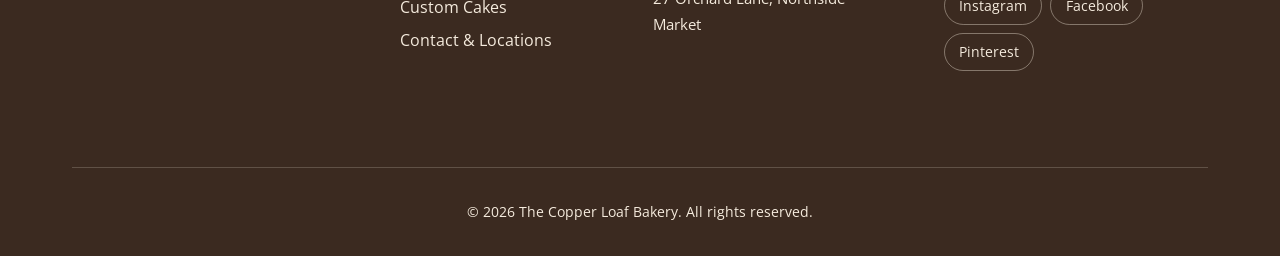
<file: custom-cakes.html>
<!DOCTYPE html>
<html lang="en">
<head>
  <meta charset="UTF-8">
  <meta name="viewport" content="width=device-width, initial-scale=1.0">
  <title>Custom Cake Enquiry | The Copper Loaf Bakery</title>
  <meta name="description" content="Design your dream celebration cake with The Copper Loaf Bakery. Submit a custom cake enquiry for weddings, birthdays, and special occasions, and read our cake FAQs.">

  <!-- Google Fonts: Playfair Display (headings), Montserrat (subheadings), Open Sans (body) -->
  <link rel="preconnect" href="https://fonts.googleapis.com">
  <link rel="preconnect" href="https://fonts.gstatic.com" crossorigin>
  <link href="https://fonts.googleapis.com/css2?family=Montserrat:wght@500;600;700&family=Open+Sans:wght@400;600&family=Playfair+Display:ital,wght@0,600;0,700;1,600&display=swap" rel="stylesheet">

  <!-- External stylesheet -->
  <link rel="stylesheet" href="style.css">

  <!-- Flag that JavaScript is available before the page paints (prevents a menu flash) -->
  <script>document.documentElement.classList.add('js');</script>
  <script src="script.js" defer></script>
</head>
<body>

  <a class="skip-link" href="#main-content">Skip to main content</a>

  <header class="site-header">
    <div class="container header-inner">
      <div class="logo">
        <a href="index.html">The Copper Loaf Bakery</a>
      </div>
      <button class="nav-toggle" type="button" aria-expanded="false" aria-controls="primary-nav">
        <span class="nav-toggle-bar" aria-hidden="true"></span>
        <span class="nav-toggle-bar" aria-hidden="true"></span>
        <span class="nav-toggle-bar" aria-hidden="true"></span>
        <span class="sr-only">Open menu</span>
      </button>
      <nav id="primary-nav" class="primary-nav" aria-label="Main">
        <ul class="nav-list">
          <li><a class="nav-link" href="index.html">Home</a></li>
          <li><a class="nav-link" href="about.html">About Us</a></li>
          <li><a class="nav-link" href="products.html">Menu</a></li>
          <li><a class="nav-link" href="custom-cakes.html" aria-current="page">Custom Cakes</a></li>
          <li><a class="nav-link" href="contact.html">Contact &amp; Locations</a></li>
        </ul>
      </nav>
    </div>
  </header>

  <main id="main-content">

    <section class="page-header">
      <h1>Custom Cake Enquiries</h1>
      <p>Tell us about your celebration, and we'll bake something worth gathering around. From quiet birthday dinners to weddings with two hundred guests, every custom cake starts with a conversation.</p>
    </section>

    <section class="custom-cake-intro split-section">
      <div class="split-text">
      <h2>How It Works</h2>
      <p>Fill out the enquiry form below with as much detail as you can, flavors, size, style, inspiration photos if you have them, and one of our cake designers will follow up within two business days to talk through the details, confirm pricing, and lock in your date. We recommend enquiring at least three weeks ahead for standard cakes, and six to eight weeks ahead for wedding cakes or large tiered designs.</p>
        <a href="#enquiry-form-heading" class="cta-button">Start Your Enquiry</a>
      </div>
      <figure class="split-media">
        <picture>
          <source type="image/webp" srcset="images/cakes-floral-display-600.webp 600w, images/cakes-floral-display-1200.webp 1200w" sizes="(min-width: 1200px) 580px, (min-width: 769px) 50vw, 100vw">
          <img src="images/cakes-floral-display-1200.jpg" srcset="images/cakes-floral-display-600.jpg 600w, images/cakes-floral-display-1200.jpg 1200w" sizes="(min-width: 1200px) 580px, (min-width: 769px) 50vw, 100vw" width="1200" height="900" alt="A four-tier white wedding cake surrounded by flowers and desserts on a dessert table" loading="lazy" decoding="async">
        </picture>
      </figure>
    </section>

    <section class="cake-gallery" aria-labelledby="cake-gallery-heading">
      <h2 id="cake-gallery-heading">Recent Celebration Cakes</h2>
      <p class="section-intro">A few of the cakes we've had the joy of baking. Use them as a starting point, or bring us something entirely new.</p>
      <div class="gallery-grid">
        <figure class="gallery-item">
          <picture>
          <source type="image/webp" srcset="images/cakes-four-tier-400.webp 400w, images/cakes-four-tier-800.webp 800w" sizes="(min-width: 1200px) 400px, (min-width: 769px) 33vw, 50vw">
          <img src="images/cakes-four-tier-800.jpg" srcset="images/cakes-four-tier-400.jpg 400w, images/cakes-four-tier-800.jpg 800w" sizes="(min-width: 1200px) 400px, (min-width: 769px) 33vw, 50vw" width="800" height="800" alt="A four-tier white wedding cake with ruffled buttercream and peach flowers" loading="lazy" decoding="async">
        </picture>
          <figcaption>Four-tier ruffle wedding cake</figcaption>
        </figure>
        <figure class="gallery-item">
          <picture>
          <source type="image/webp" srcset="images/cakes-gold-stand-400.webp 400w, images/cakes-gold-stand-800.webp 800w" sizes="(min-width: 1200px) 400px, (min-width: 769px) 33vw, 50vw">
          <img src="images/cakes-gold-stand-800.jpg" srcset="images/cakes-gold-stand-400.jpg 400w, images/cakes-gold-stand-800.jpg 800w" sizes="(min-width: 1200px) 400px, (min-width: 769px) 33vw, 50vw" width="800" height="800" alt="A three-tier smooth white wedding cake on an ornate gold stand" loading="lazy" decoding="async">
        </picture>
          <figcaption>Classic three-tier on gold</figcaption>
        </figure>
        <figure class="gallery-item">
          <picture>
          <source type="image/webp" srcset="images/cakes-naked-floral-400.webp 400w, images/cakes-naked-floral-800.webp 800w" sizes="(min-width: 1200px) 400px, (min-width: 769px) 33vw, 50vw">
          <img src="images/cakes-naked-floral-800.jpg" srcset="images/cakes-naked-floral-400.jpg 400w, images/cakes-naked-floral-800.jpg 800w" sizes="(min-width: 1200px) 400px, (min-width: 769px) 33vw, 50vw" width="800" height="800" alt="A semi-naked vanilla layer cake decorated with white roses and greenery" loading="lazy" decoding="async">
        </picture>
          <figcaption>Semi-naked floral cake</figcaption>
        </figure>
        <figure class="gallery-item">
          <picture>
          <source type="image/webp" srcset="images/cakes-birthday-sprinkle-400.webp 400w, images/cakes-birthday-sprinkle-800.webp 800w" sizes="(min-width: 1200px) 400px, (min-width: 769px) 33vw, 50vw">
          <img src="images/cakes-birthday-sprinkle-800.jpg" srcset="images/cakes-birthday-sprinkle-400.jpg 400w, images/cakes-birthday-sprinkle-800.jpg 800w" sizes="(min-width: 1200px) 400px, (min-width: 769px) 33vw, 50vw" width="800" height="800" alt="A white birthday cake topped with gold sprinkles beside party photos" loading="lazy" decoding="async">
        </picture>
          <figcaption>Birthday sprinkle cake</figcaption>
        </figure>
      </div>
    </section>

    <section class="enquiry-form">
      <h2 id="enquiry-form-heading">Cake Enquiry Form</h2>
      <form action="#" method="post">

        <label for="full-name">Full Name</label>
        <input type="text" id="full-name" name="full-name" placeholder="Your full name" required>

        <label for="email">Email Address</label>
        <input type="email" id="email" name="email" placeholder="you@example.com" required>

        <label for="phone">Phone Number</label>
        <input type="tel" id="phone" name="phone" placeholder="Your contact number" required>

        <label for="event-date">Event Date</label>
        <input type="date" id="event-date" name="event-date" required>

        <label for="occasion">Occasion</label>
        <select id="occasion" name="occasion" required>
          <option value="">Select an occasion</option>
          <option value="birthday">Birthday</option>
          <option value="wedding">Wedding</option>
          <option value="anniversary">Anniversary</option>
          <option value="baby-shower">Baby Shower</option>
          <option value="graduation">Graduation</option>
          <option value="corporate">Corporate Event</option>
          <option value="other">Other</option>
        </select>

        <label for="guest-count">Approximate Number of Guests</label>
        <input type="number" id="guest-count" name="guest-count" placeholder="e.g. 25" min="1">

        <label for="cake-size">Preferred Cake Size / Tiers</label>
        <select id="cake-size" name="cake-size">
          <option value="">Select a size</option>
          <option value="single-6">Single Tier – 6 inch (serves 10–12)</option>
          <option value="single-8">Single Tier – 8 inch (serves 18–20)</option>
          <option value="single-10">Single Tier – 10 inch (serves 28–30)</option>
          <option value="two-tier">Two Tier (serves 35–50)</option>
          <option value="three-tier">Three Tier (serves 60–80)</option>
          <option value="not-sure">Not Sure Yet</option>
        </select>

        <label for="flavor">Preferred Flavor(s)</label>
        <input type="text" id="flavor" name="flavor" placeholder="e.g. Vanilla bean, chocolate fudge, lemon curd">

        <label for="filling">Preferred Filling / Frosting</label>
        <input type="text" id="filling" name="filling" placeholder="e.g. Swiss meringue buttercream, salted caramel">

        <label for="theme">Design Theme or Inspiration</label>
        <textarea id="theme" name="theme" rows="4" placeholder="Describe the look you're imagining, colors, florals, textures, or paste a link to an inspiration photo"></textarea>

        <label for="dietary">Dietary Requirements</label>
        <input type="text" id="dietary" name="dietary" placeholder="e.g. nut-free, gluten-free, vegan (subject to availability)">

        <label for="budget">Estimated Budget</label>
        <input type="text" id="budget" name="budget" placeholder="e.g. R800–R1200">

        <label for="additional-notes">Additional Notes</label>
        <textarea id="additional-notes" name="additional-notes" rows="4" placeholder="Anything else we should know about your celebration"></textarea>

        <button type="submit">Submit Enquiry</button>
      </form>
    </section>

    <section class="cake-faqs">
      <h2>Frequently Asked Questions</h2>

      <article class="faq-item">
        <h3>How far in advance should I place my order?</h3>
        <p>We recommend at least three weeks' notice for standard celebration cakes, and six to eight weeks for wedding cakes or larger tiered designs. Popular dates in peak season book up quickly, so earlier is always better.</p>
      </article>

      <article class="faq-item">
        <h3>Do you offer cake tastings?</h3>
        <p>Yes. For wedding and large event cakes, we offer a paid tasting session where you can sample up to four flavor and filling combinations before making your final decision.</p>
      </article>

      <article class="faq-item">
        <h3>Can you accommodate dietary restrictions?</h3>
        <p>We offer gluten-free and vegan cake options, and we can accommodate most common allergies with advance notice. Please note our kitchen handles nuts, dairy, gluten, and eggs, so we cannot guarantee a completely allergen-free environment.</p>
      </article>

      <article class="faq-item">
        <h3>How much does a custom cake cost?</h3>
        <p>Pricing depends on size, design complexity, and flavor selections. Simple single-tier cakes typically start around R450, while elaborate tiered or wedding cakes are quoted individually after your enquiry.</p>
      </article>

      <article class="faq-item">
        <h3>Is a deposit required?</h3>
        <p>Yes, we require a 50% non-refundable deposit to confirm your booking, with the remaining balance due seven days before pickup or delivery.</p>
      </article>

      <article class="faq-item">
        <h3>Do you deliver cakes?</h3>
        <p>We offer local delivery and setup for an additional fee, calculated by distance. Pickup is also available at either of our two locations.</p>
      </article>

      <article class="faq-item">
        <h3>Can I make changes after submitting my enquiry?</h3>
        <p>Absolutely. Your enquiry is the start of the conversation, not the final word. We'll confirm every detail with you before your order is locked in.</p>
      </article>
    </section>

  </main>

  <footer class="site-footer">
    <div class="container footer-grid">
    <div class="footer-about">
      <h3>The Copper Loaf Bakery</h3>
      <p>Small-batch bread, pastry, and cake, baked fresh daily with real butter, real time, and real care.</p>
    </div>

    <div class="footer-links">
      <h3>Explore</h3>
      <ul>
        <li><a href="index.html">Home</a></li>
        <li><a href="about.html">About Us</a></li>
        <li><a href="products.html">Menu</a></li>
        <li><a href="custom-cakes.html">Custom Cakes</a></li>
        <li><a href="contact.html">Contact & Locations</a></li>
      </ul>
    </div>

    <div class="footer-locations">
      <h3>Visit Us</h3>
      <p><strong>Copper Loaf Downtown</strong><br>
      142 Mill Street, Riverside District</p>
      <p><strong>Copper Loaf Northside</strong><br>
      27 Orchard Lane, Northside Market</p>
    </div>

    <div class="footer-social">
      <h3>Stay Connected</h3>
      <p>Follow us for daily bake lists, behind-the-scenes flour dust, and first dibs on seasonal specials.</p>
      <ul class="social-links">
        <li><a href="#">Instagram</a></li>
        <li><a href="#">Facebook</a></li>
        <li><a href="#">Pinterest</a></li>
      </ul>
    </div>

    <div class="footer-bottom">
      <p>&copy; 2026 The Copper Loaf Bakery. All rights reserved.</p>
    </div>
    </div>
  </footer>

</body>
</html>
</file>
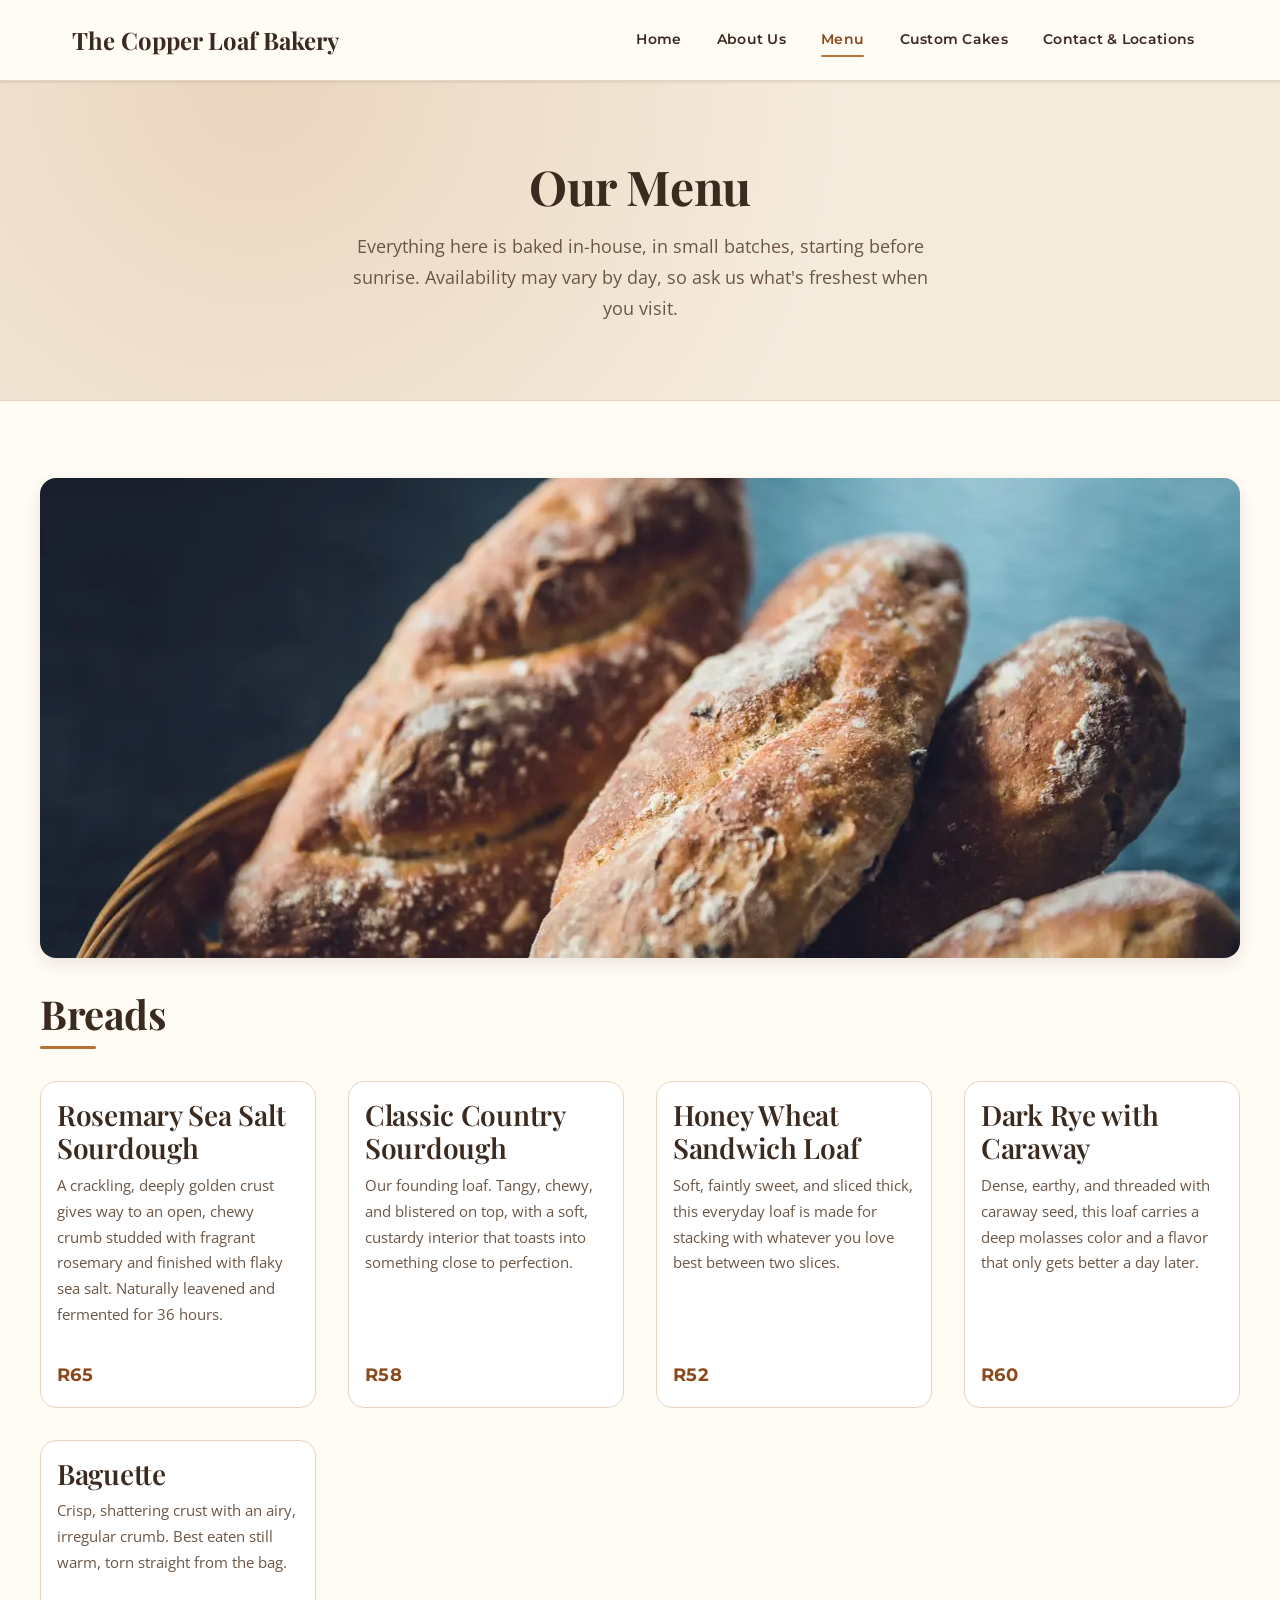
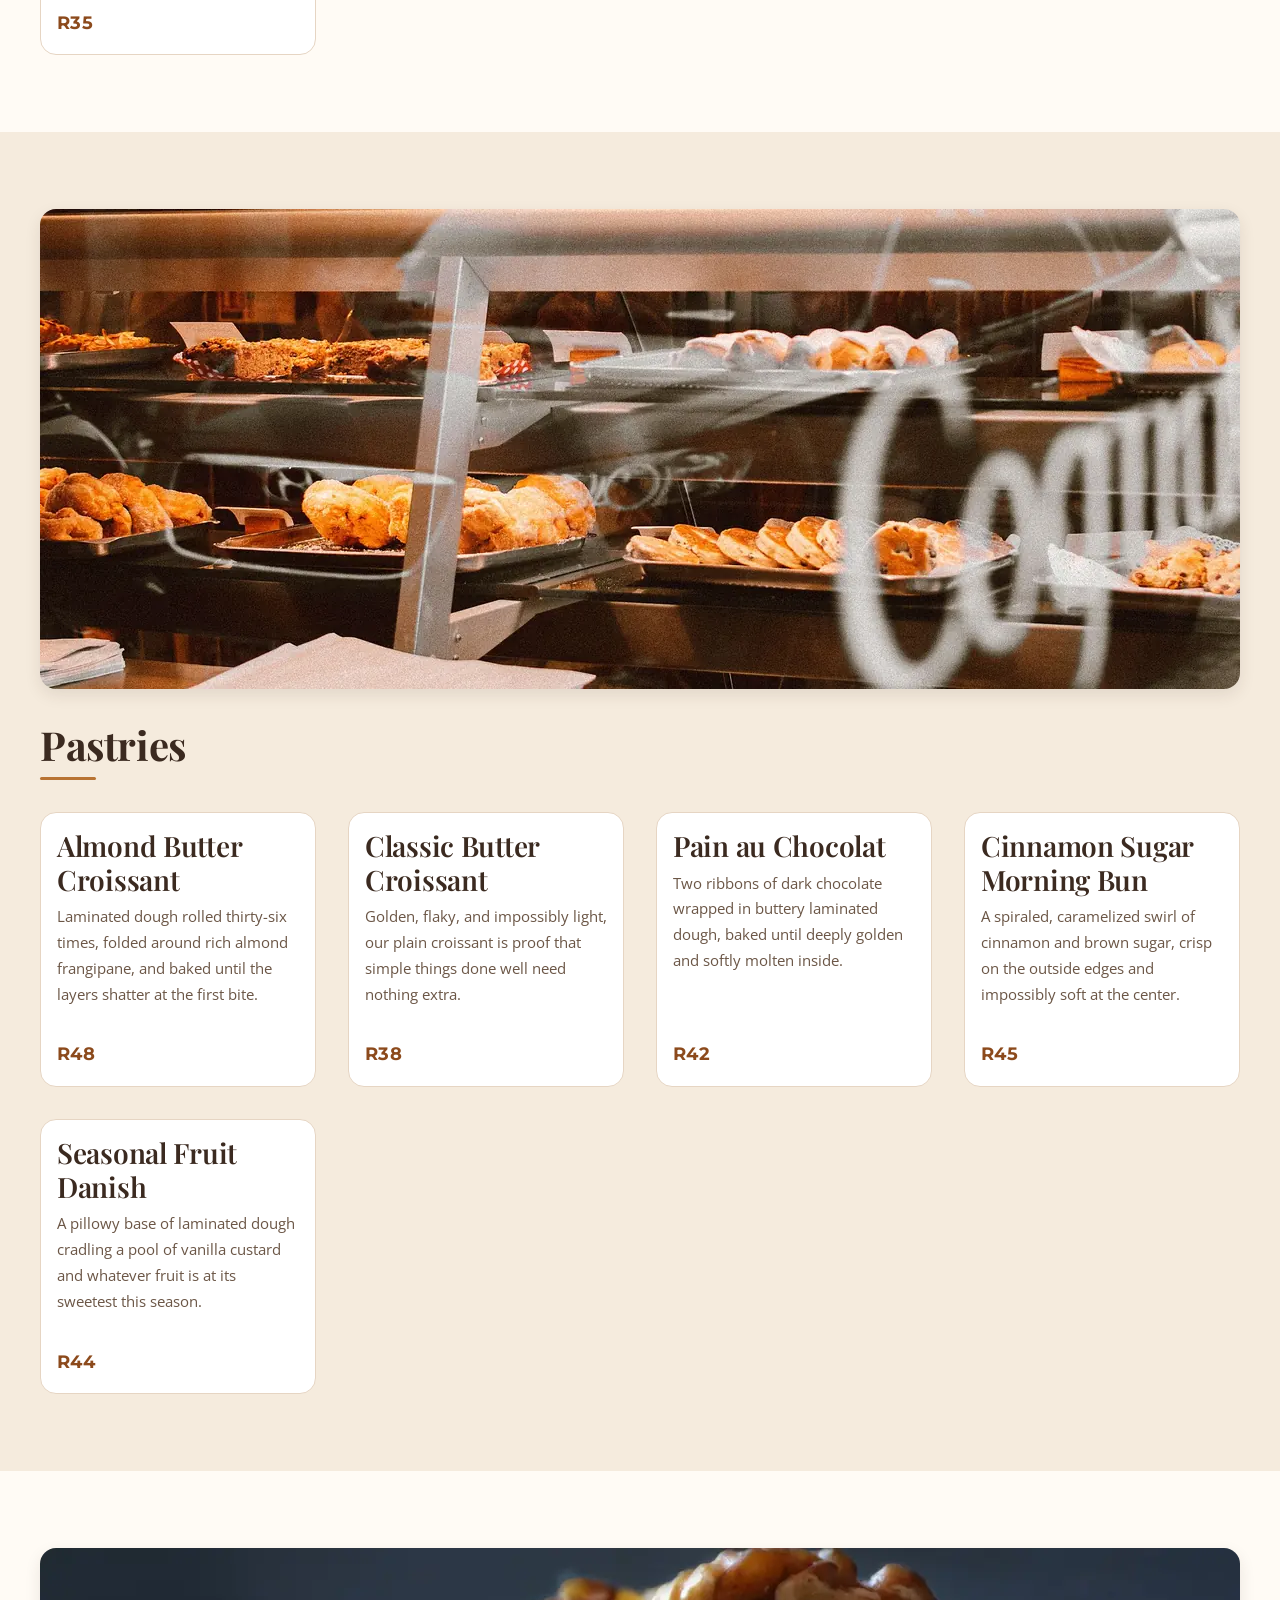
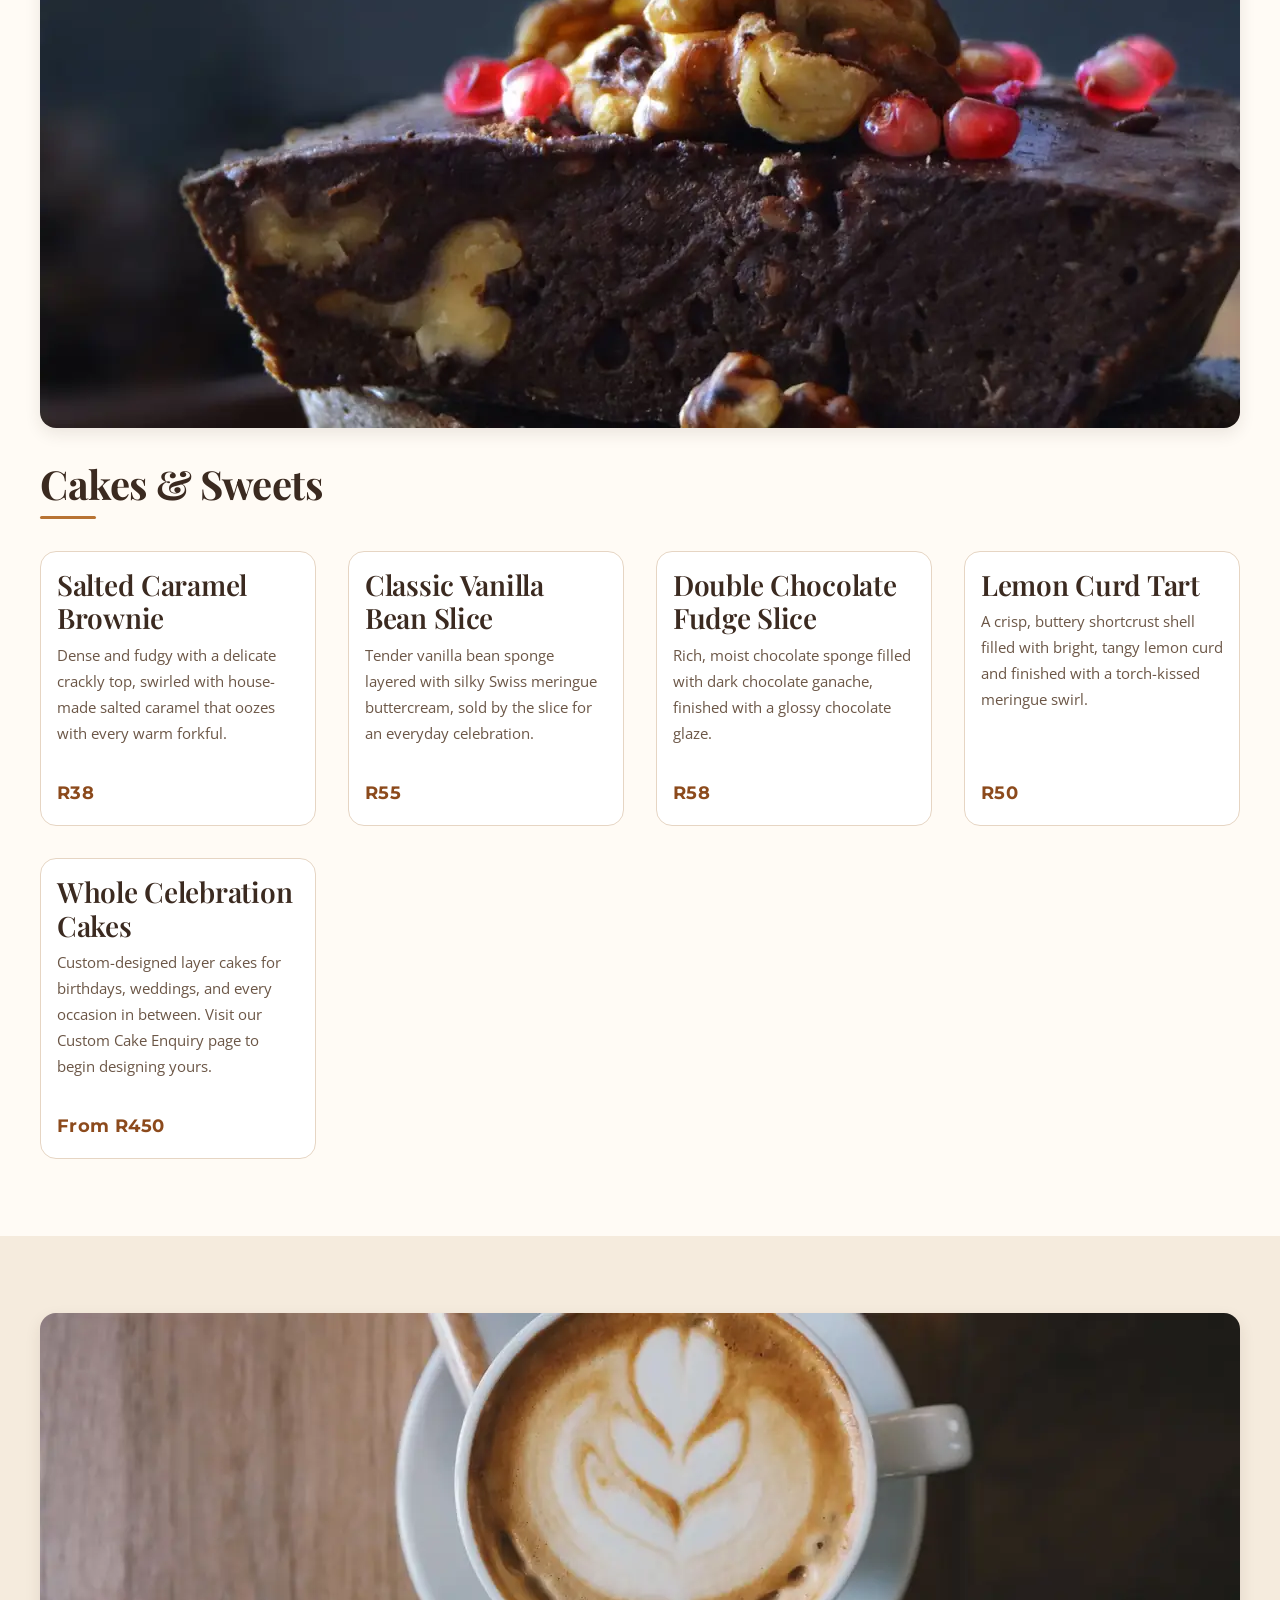
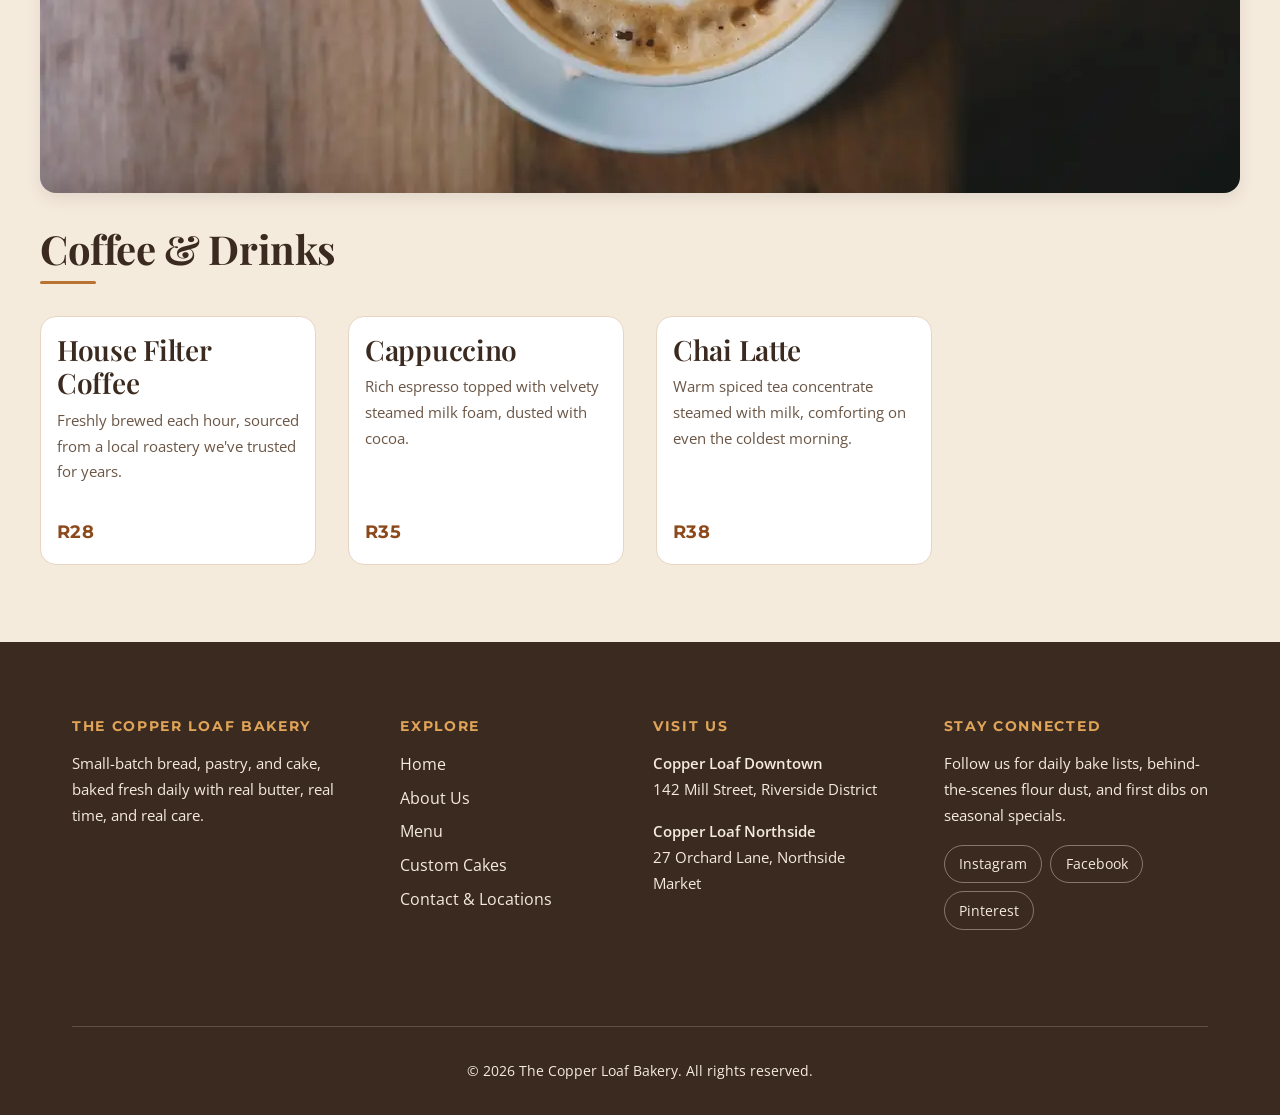
<file: products.html>
<!DOCTYPE html>
<html lang="en">
<head>
  <meta charset="UTF-8">
  <meta name="viewport" content="width=device-width, initial-scale=1.0">
  <title>Our Menu | Breads, Pastries & Cakes at The Copper Loaf Bakery</title>
  <meta name="description" content="Browse our full menu of hand-shaped sourdough breads, buttery pastries, celebration cakes, and daily treats, complete with prices. Baked fresh every morning.">

  <!-- Google Fonts: Playfair Display (headings), Montserrat (subheadings), Open Sans (body) -->
  <link rel="preconnect" href="https://fonts.googleapis.com">
  <link rel="preconnect" href="https://fonts.gstatic.com" crossorigin>
  <link href="https://fonts.googleapis.com/css2?family=Montserrat:wght@500;600;700&family=Open+Sans:wght@400;600&family=Playfair+Display:ital,wght@0,600;0,700;1,600&display=swap" rel="stylesheet">

  <!-- External stylesheet -->
  <link rel="stylesheet" href="style.css">

  <!-- Flag that JavaScript is available before the page paints (prevents a menu flash) -->
  <script>document.documentElement.classList.add('js');</script>
  <script src="script.js" defer></script>
</head>
<body>

  <a class="skip-link" href="#main-content">Skip to main content</a>

  <header class="site-header">
    <div class="container header-inner">
      <div class="logo">
        <a href="index.html">The Copper Loaf Bakery</a>
      </div>
      <button class="nav-toggle" type="button" aria-expanded="false" aria-controls="primary-nav">
        <span class="nav-toggle-bar" aria-hidden="true"></span>
        <span class="nav-toggle-bar" aria-hidden="true"></span>
        <span class="nav-toggle-bar" aria-hidden="true"></span>
        <span class="sr-only">Open menu</span>
      </button>
      <nav id="primary-nav" class="primary-nav" aria-label="Main">
        <ul class="nav-list">
          <li><a class="nav-link" href="index.html">Home</a></li>
          <li><a class="nav-link" href="about.html">About Us</a></li>
          <li><a class="nav-link" href="products.html" aria-current="page">Menu</a></li>
          <li><a class="nav-link" href="custom-cakes.html">Custom Cakes</a></li>
          <li><a class="nav-link" href="contact.html">Contact &amp; Locations</a></li>
        </ul>
      </nav>
    </div>
  </header>

  <main id="main-content">

    <section class="page-header">
      <h1>Our Menu</h1>
      <p>Everything here is baked in-house, in small batches, starting before sunrise. Availability may vary by day, so ask us what's freshest when you visit.</p>
    </section>

    <section class="menu-category">
      <figure class="category-banner">
        <picture>
          <source type="image/webp" srcset="images/menu-breads-600.webp 600w, images/menu-breads-1200.webp 1200w" sizes="(min-width: 1200px) 1200px, 100vw">
          <img src="images/menu-breads-1200.jpg" srcset="images/menu-breads-600.jpg 600w, images/menu-breads-1200.jpg 1200w" sizes="(min-width: 1200px) 1200px, 100vw" width="1200" height="480" alt="Crusty artisan bread rolls in a basket" loading="lazy" decoding="async">
        </picture>
      </figure>
      <h2>Breads</h2>

      <article class="menu-item">
        <h3>Rosemary Sea Salt Sourdough</h3>
        <p>A crackling, deeply golden crust gives way to an open, chewy crumb studded with fragrant rosemary and finished with flaky sea salt. Naturally leavened and fermented for 36 hours.</p>
        <p class="price">R65</p>
      </article>

      <article class="menu-item">
        <h3>Classic Country Sourdough</h3>
        <p>Our founding loaf. Tangy, chewy, and blistered on top, with a soft, custardy interior that toasts into something close to perfection.</p>
        <p class="price">R58</p>
      </article>

      <article class="menu-item">
        <h3>Honey Wheat Sandwich Loaf</h3>
        <p>Soft, faintly sweet, and sliced thick, this everyday loaf is made for stacking with whatever you love best between two slices.</p>
        <p class="price">R52</p>
      </article>

      <article class="menu-item">
        <h3>Dark Rye with Caraway</h3>
        <p>Dense, earthy, and threaded with caraway seed, this loaf carries a deep molasses color and a flavor that only gets better a day later.</p>
        <p class="price">R60</p>
      </article>

      <article class="menu-item">
        <h3>Baguette</h3>
        <p>Crisp, shattering crust with an airy, irregular crumb. Best eaten still warm, torn straight from the bag.</p>
        <p class="price">R35</p>
      </article>
    </section>

    <section class="menu-category">
      <figure class="category-banner">
        <picture>
          <source type="image/webp" srcset="images/menu-pastries-600.webp 600w, images/menu-pastries-1200.webp 1200w" sizes="(min-width: 1200px) 1200px, 100vw">
          <img src="images/menu-pastries-1200.jpg" srcset="images/menu-pastries-600.jpg 600w, images/menu-pastries-1200.jpg 1200w" sizes="(min-width: 1200px) 1200px, 100vw" width="1200" height="480" alt="A bakery display case filled with croissants and pastries" loading="lazy" decoding="async">
        </picture>
      </figure>
      <h2>Pastries</h2>

      <article class="menu-item">
        <h3>Almond Butter Croissant</h3>
        <p>Laminated dough rolled thirty-six times, folded around rich almond frangipane, and baked until the layers shatter at the first bite.</p>
        <p class="price">R48</p>
      </article>

      <article class="menu-item">
        <h3>Classic Butter Croissant</h3>
        <p>Golden, flaky, and impossibly light, our plain croissant is proof that simple things done well need nothing extra.</p>
        <p class="price">R38</p>
      </article>

      <article class="menu-item">
        <h3>Pain au Chocolat</h3>
        <p>Two ribbons of dark chocolate wrapped in buttery laminated dough, baked until deeply golden and softly molten inside.</p>
        <p class="price">R42</p>
      </article>

      <article class="menu-item">
        <h3>Cinnamon Sugar Morning Bun</h3>
        <p>A spiraled, caramelized swirl of cinnamon and brown sugar, crisp on the outside edges and impossibly soft at the center.</p>
        <p class="price">R45</p>
      </article>

      <article class="menu-item">
        <h3>Seasonal Fruit Danish</h3>
        <p>A pillowy base of laminated dough cradling a pool of vanilla custard and whatever fruit is at its sweetest this season.</p>
        <p class="price">R44</p>
      </article>
    </section>

    <section class="menu-category">
      <figure class="category-banner">
        <picture>
          <source type="image/webp" srcset="images/menu-cakes-600.webp 600w, images/menu-cakes-1200.webp 1200w" sizes="(min-width: 1200px) 1200px, 100vw">
          <img src="images/menu-cakes-1200.jpg" srcset="images/menu-cakes-600.jpg 600w, images/menu-cakes-1200.jpg 1200w" sizes="(min-width: 1200px) 1200px, 100vw" width="1200" height="480" alt="Stacked chocolate brownies topped with walnuts and pomegranate" loading="lazy" decoding="async">
        </picture>
      </figure>
      <h2>Cakes & Sweets</h2>

      <article class="menu-item">
        <h3>Salted Caramel Brownie</h3>
        <p>Dense and fudgy with a delicate crackly top, swirled with house-made salted caramel that oozes with every warm forkful.</p>
        <p class="price">R38</p>
      </article>

      <article class="menu-item">
        <h3>Classic Vanilla Bean Slice</h3>
        <p>Tender vanilla bean sponge layered with silky Swiss meringue buttercream, sold by the slice for an everyday celebration.</p>
        <p class="price">R55</p>
      </article>

      <article class="menu-item">
        <h3>Double Chocolate Fudge Slice</h3>
        <p>Rich, moist chocolate sponge filled with dark chocolate ganache, finished with a glossy chocolate glaze.</p>
        <p class="price">R58</p>
      </article>

      <article class="menu-item">
        <h3>Lemon Curd Tart</h3>
        <p>A crisp, buttery shortcrust shell filled with bright, tangy lemon curd and finished with a torch-kissed meringue swirl.</p>
        <p class="price">R50</p>
      </article>

      <article class="menu-item">
        <h3>Whole Celebration Cakes</h3>
        <p>Custom-designed layer cakes for birthdays, weddings, and every occasion in between. Visit our Custom Cake Enquiry page to begin designing yours.</p>
        <p class="price">From R450</p>
      </article>
    </section>

    <section class="menu-category">
      <figure class="category-banner">
        <picture>
          <source type="image/webp" srcset="images/menu-coffee-600.webp 600w, images/menu-coffee-1200.webp 1200w" sizes="(min-width: 1200px) 1200px, 100vw">
          <img src="images/menu-coffee-1200.jpg" srcset="images/menu-coffee-600.jpg 600w, images/menu-coffee-1200.jpg 1200w" sizes="(min-width: 1200px) 1200px, 100vw" width="1200" height="480" alt="A cappuccino with latte art on a wooden table" loading="lazy" decoding="async">
        </picture>
      </figure>
      <h2>Coffee & Drinks</h2>

      <article class="menu-item">
        <h3>House Filter Coffee</h3>
        <p>Freshly brewed each hour, sourced from a local roastery we've trusted for years.</p>
        <p class="price">R28</p>
      </article>

      <article class="menu-item">
        <h3>Cappuccino</h3>
        <p>Rich espresso topped with velvety steamed milk foam, dusted with cocoa.</p>
        <p class="price">R35</p>
      </article>

      <article class="menu-item">
        <h3>Chai Latte</h3>
        <p>Warm spiced tea concentrate steamed with milk, comforting on even the coldest morning.</p>
        <p class="price">R38</p>
      </article>
    </section>

  </main>

  <footer class="site-footer">
    <div class="container footer-grid">
    <div class="footer-about">
      <h3>The Copper Loaf Bakery</h3>
      <p>Small-batch bread, pastry, and cake, baked fresh daily with real butter, real time, and real care.</p>
    </div>

    <div class="footer-links">
      <h3>Explore</h3>
      <ul>
        <li><a href="index.html">Home</a></li>
        <li><a href="about.html">About Us</a></li>
        <li><a href="products.html">Menu</a></li>
        <li><a href="custom-cakes.html">Custom Cakes</a></li>
        <li><a href="contact.html">Contact & Locations</a></li>
      </ul>
    </div>

    <div class="footer-locations">
      <h3>Visit Us</h3>
      <p><strong>Copper Loaf Downtown</strong><br>
      142 Mill Street, Riverside District</p>
      <p><strong>Copper Loaf Northside</strong><br>
      27 Orchard Lane, Northside Market</p>
    </div>

    <div class="footer-social">
      <h3>Stay Connected</h3>
      <p>Follow us for daily bake lists, behind-the-scenes flour dust, and first dibs on seasonal specials.</p>
      <ul class="social-links">
        <li><a href="#">Instagram</a></li>
        <li><a href="#">Facebook</a></li>
        <li><a href="#">Pinterest</a></li>
      </ul>
    </div>

    <div class="footer-bottom">
      <p>&copy; 2026 The Copper Loaf Bakery. All rights reserved.</p>
    </div>
    </div>
  </footer>

</body>
</html>
</file>
<file: style.css>
/* ==========================================================================
   The Copper Loaf Bakery — Main Stylesheet (style.css)
   --------------------------------------------------------------------------
   Author:   Moarabi Tong (ST10541202)
   Module:   WEDE5020
   Approach: Mobile-first. Base styles target small phones; min-width media
             queries layer on tablet, desktop and large-desktop enhancements.

   TABLE OF CONTENTS
   1.  CSS Custom Properties (design tokens)
   2.  Modern CSS Reset
   3.  Base Typography
   4.  Links
   5.  Buttons & Calls to Action
   6.  Layout Utilities (.container, section spacing)
   7.  Accessibility Utilities (.sr-only, .skip-link, focus styles)
   8.  Site Header & Navigation (incl. hamburger menu)
   9.  Hero Section
   10. Page Header (inner pages)
   11. Introduction & Split (image + text) Sections
   12. Product Cards (featured items & menu items)
   13. Menu Categories
   14. Testimonials
   15. Homepage Callout
   16. Gallery Grid
   17. Locations / Contact Wrapper
   18. Forms
   19. FAQ Cards
   20. Site Footer
   21. Animations (keyframes)
   22. Responsive Breakpoints
   23. Reduced Motion
   24. Print Styles
   ========================================================================== */


/* ==========================================================================
   1. CSS CUSTOM PROPERTIES (DESIGN TOKENS)
   Every colour below has been contrast-checked against the background it is
   used on. Text-safe colours all meet WCAG 2.1 AA (4.5:1 or higher).
   ========================================================================== */
:root {
  /* ---- Colour palette ---- */
  --color-primary: #8C4A1C;         /* Copper (text-safe)  — 6.6:1 on cream */
  --color-primary-light: #B87333;   /* Bright copper — decorative only (borders, rules) */
  --color-secondary: #4A6347;       /* Sage green          — 6.4:1 on cream */
  --color-accent: #A3421C;          /* Rust — CTAs         — 6.3:1 with white text */
  --color-accent-dark: #7F3114;     /* Rust hover state    — 8.9:1 with white text */
  --color-highlight: #E0A458;       /* Honey gold — on dark backgrounds only (6.3:1) */
  --color-text: #3B2A20;            /* Espresso body text  — 13.2:1 on cream */
  --color-text-muted: #6B5646;      /* Muted brown text    — 6.7:1 on cream */
  --color-bg: #FFFBF5;              /* Warm cream page background */
  --color-bg-alt: #F5EBDD;          /* Oat — alternating section background */
  --color-surface: #FFFFFF;         /* Card background */
  --color-dark: #3B2A20;            /* Footer / overlays */
  --color-border: #E6D5C3;          /* Hairline borders */
  --color-white: #FFFFFF;
  --color-error: #B3261E;

  /* ---- Typography ---- */
  --font-heading: 'Playfair Display', Georgia, 'Times New Roman', serif;
  --font-subheading: 'Montserrat', 'Helvetica Neue', Arial, sans-serif;
  --font-body: 'Open Sans', 'Segoe UI', Roboto, Arial, sans-serif;

  /* Fluid type scale: clamp(minimum, preferred, maximum) */
  --fs-h1: clamp(2.25rem, 1.6rem + 3vw, 3rem);
  --fs-h2: clamp(1.875rem, 1.4rem + 2.2vw, 2.5rem);
  --fs-h3: clamp(1.375rem, 1.2rem + 0.8vw, 1.75rem);
  --fs-h4: 1.25rem;
  --fs-body: 1rem;
  --fs-small: 0.875rem;

  /* ---- Spacing scale ---- */
  --space-xs: 0.5rem;
  --space-sm: 1rem;
  --space-md: 2rem;
  --space-lg: 4rem;
  --space-xl: 6rem;

  /* Fluid vertical padding for full-width sections */
  --section-padding: clamp(var(--space-md), 6vw, var(--space-xl));

  /* ---- Layout ---- */
  --container-max: 1200px;
  --gutter: clamp(1rem, 4vw, 2rem);
  --header-height: 4.5rem;

  /* ---- Border radius ---- */
  --radius-sm: 4px;
  --radius-md: 8px;
  --radius-lg: 16px;
  --radius-pill: 999px;

  /* ---- Shadows (tinted warm brown instead of pure black) ---- */
  --shadow-sm: 0 1px 3px rgba(59, 42, 32, 0.08), 0 1px 2px rgba(59, 42, 32, 0.06);
  --shadow-md: 0 6px 16px rgba(59, 42, 32, 0.10);
  --shadow-lg: 0 16px 40px rgba(59, 42, 32, 0.16);

  /* ---- Motion ---- */
  --transition-fast: 150ms ease;
  --transition-base: 250ms ease;
  --transition-slow: 400ms ease;
}


/* ==========================================================================
   2. MODERN CSS RESET
   ========================================================================== */
*,
*::before,
*::after {
  box-sizing: border-box;
}

* {
  margin: 0;
  padding: 0;
}

html {
  -webkit-text-size-adjust: 100%;
  text-size-adjust: 100%;
  scroll-behavior: smooth;
  /* Stop in-page anchor jumps from hiding under the sticky header */
  scroll-padding-top: calc(var(--header-height) + var(--space-sm));
}

body {
  min-height: 100vh;
  overflow-x: hidden; /* Safety net against horizontal scrolling */
  background-color: var(--color-bg);
  color: var(--color-text);
  font-family: var(--font-body);
  font-size: var(--fs-body);
  line-height: 1.7;
  -webkit-font-smoothing: antialiased;
  text-rendering: optimizeLegibility;
}

img,
picture,
video,
svg {
  display: block;
  max-width: 100%;
  height: auto;
}

input,
button,
textarea,
select {
  font: inherit;
  color: inherit;
}

button {
  cursor: pointer;
  background: none;
  border: none;
}

ul[class],
ol[class] {
  list-style: none;
}

p,
h1,
h2,
h3,
h4,
h5,
h6 {
  overflow-wrap: break-word;
}


/* ==========================================================================
   3. BASE TYPOGRAPHY
   Hierarchy: Playfair Display (headings) → Montserrat (subheadings, UI)
   → Open Sans (body copy).
   ========================================================================== */
h1,
h2,
h3,
h4 {
  font-family: var(--font-heading);
  font-weight: 700;
  line-height: 1.2;
  letter-spacing: -0.01em;
  color: var(--color-text);
}

h1 {
  font-size: var(--fs-h1);
  margin-bottom: var(--space-sm);
}

h2 {
  font-size: var(--fs-h2);
  margin-bottom: var(--space-sm);
}

h3 {
  font-size: var(--fs-h3);
  font-weight: 600;
  margin-bottom: var(--space-xs);
}

h4 {
  font-size: var(--fs-h4);
  font-weight: 600;
  margin-bottom: var(--space-xs);
}

/* h5 and h6 act as small uppercase "eyebrow" subheadings */
h5,
h6 {
  font-family: var(--font-subheading);
  font-size: var(--fs-small);
  font-weight: 600;
  line-height: 1.4;
  letter-spacing: 0.12em;
  text-transform: uppercase;
  color: var(--color-primary);
  margin-bottom: var(--space-xs);
}

h6 {
  font-size: 0.75rem;
  color: var(--color-text-muted);
}

p {
  font-size: var(--fs-body);
  line-height: 1.7;
  margin-bottom: var(--space-sm);
  max-width: 70ch; /* Comfortable reading line length */
}

p:last-child {
  margin-bottom: 0;
}

strong {
  font-weight: 600;
}

/* Decorative copper rule under section headings */
main > section > h2::after,
.split-text > h2::after {
  content: "";
  display: block;
  width: 3.5rem;
  height: 3px;
  margin-top: var(--space-xs);
  border-radius: var(--radius-pill);
  background-color: var(--color-primary-light);
}

/* Price labels used on menu and featured items */
.price {
  font-family: var(--font-subheading);
  font-size: 1.125rem;
  font-weight: 700;
  letter-spacing: 0.02em;
  color: var(--color-primary);
}


/* ==========================================================================
   4. LINKS
   ========================================================================== */
a {
  color: var(--color-primary);
  text-decoration-thickness: 1px;
  text-underline-offset: 0.2em;
  transition: color var(--transition-fast), text-decoration-color var(--transition-fast);
}

a:visited {
  color: var(--color-primary);
}

a:hover {
  color: var(--color-accent);
  text-decoration-thickness: 2px;
}

a:active {
  color: var(--color-accent-dark);
}


/* ==========================================================================
   5. BUTTONS & CALLS TO ACTION
   .btn-primary / .cta-button          → solid rust, white text
   .btn-secondary / .cta-button-secondary → outlined sage, fills on hover
   ========================================================================== */
.btn-primary,
.cta-button,
button[type="submit"],
.btn-secondary,
.cta-button-secondary {
  display: inline-flex;
  align-items: center;
  justify-content: center;
  gap: var(--space-xs);
  min-height: 3rem;            /* 48px — comfortable touch target */
  padding: 0.75rem 1.75rem;
  border: 2px solid transparent;
  border-radius: var(--radius-pill);
  font-family: var(--font-subheading);
  font-size: 0.875rem;
  font-weight: 600;
  letter-spacing: 0.08em;
  line-height: 1.2;
  text-align: center;
  text-decoration: none;
  text-transform: uppercase;
  cursor: pointer;
  transition:
    background-color var(--transition-base),
    border-color var(--transition-base),
    color var(--transition-base),
    transform var(--transition-base),
    box-shadow var(--transition-base);
}

/* Primary */
.btn-primary,
.cta-button,
button[type="submit"],
.btn-primary:visited,
.cta-button:visited {
  background-color: var(--color-accent);
  color: var(--color-white);
  box-shadow: var(--shadow-sm);
}

.btn-primary:hover,
.cta-button:hover,
button[type="submit"]:hover {
  background-color: var(--color-accent-dark);
  color: var(--color-white);
  transform: translateY(-2px);
  box-shadow: var(--shadow-md);
}

.btn-primary:active,
.cta-button:active,
button[type="submit"]:active {
  transform: translateY(0);
  box-shadow: var(--shadow-sm);
}

/* Secondary */
.btn-secondary,
.cta-button-secondary,
.btn-secondary:visited,
.cta-button-secondary:visited {
  background-color: transparent;
  border-color: var(--color-secondary);
  color: var(--color-secondary);
}

.btn-secondary:hover,
.cta-button-secondary:hover {
  background-color: var(--color-secondary);
  color: var(--color-white);
  transform: translateY(-2px);
}

.btn-secondary:active,
.cta-button-secondary:active {
  transform: translateY(0);
}

/* Disabled state for any button */
button:disabled,
.btn-primary[aria-disabled="true"],
.cta-button[aria-disabled="true"] {
  opacity: 0.55;
  cursor: not-allowed;
  transform: none;
  box-shadow: none;
}

/* Group of buttons that wraps neatly on small screens */
.button-group {
  display: flex;
  flex-wrap: wrap;
  gap: var(--space-sm);
}


/* ==========================================================================
   6. LAYOUT UTILITIES
   ========================================================================== */
.container {
  width: 100%;
  max-width: var(--container-max);
  margin-inline: auto;
  padding-inline: var(--gutter);
}

/*
  Full-bleed sections with centred content.
  Instead of wrapping every <section> in an extra <div class="container">,
  the horizontal padding grows so the content never exceeds --container-max,
  while the section's own background still stretches edge to edge.
  (Percentages in padding are relative to the parent's width.)
*/
main > section {
  padding-block: var(--section-padding);
  padding-inline: max(var(--gutter), (100% - var(--container-max)) / 2);
}

/* Alternate section backgrounds for visual rhythm */
.introduction,
.mission,
.menu-category:nth-of-type(odd),
.cake-gallery,
.contact-form,
.testimonials {
  background-color: var(--color-bg-alt);
}

.section-intro {
  color: var(--color-text-muted);
  margin-bottom: var(--space-md);
}


/* ==========================================================================
   7. ACCESSIBILITY UTILITIES
   ========================================================================== */

/* Visually hide content but keep it available to screen readers */
.sr-only {
  position: absolute;
  width: 1px;
  height: 1px;
  padding: 0;
  margin: -1px;
  overflow: hidden;
  clip: rect(0, 0, 0, 0);
  white-space: nowrap;
  border: 0;
}

/* "Skip to main content" link, visible only when focused with the keyboard */
.skip-link {
  position: absolute;
  top: var(--space-xs);
  left: var(--space-xs);
  z-index: 1000;
  padding: var(--space-xs) var(--space-sm);
  border-radius: var(--radius-sm);
  background-color: var(--color-dark);
  color: var(--color-white);
  font-family: var(--font-subheading);
  font-weight: 600;
  text-decoration: none;
  transform: translateY(-200%);
  transition: transform var(--transition-fast);
}

.skip-link:focus {
  transform: translateY(0);
  color: var(--color-white);
}

/* Clear, high-contrast focus ring for keyboard users only */
:focus-visible {
  outline: 3px solid var(--color-accent);
  outline-offset: 3px;
  border-radius: var(--radius-sm);
}

/* Remove the ring for mouse clicks where the browser supports :focus-visible */
:focus:not(:focus-visible) {
  outline: none;
}


/* ==========================================================================
   8. SITE HEADER & NAVIGATION
   ========================================================================== */
.site-header {
  position: sticky;
  top: 0;
  z-index: 100;
  background-color: rgba(255, 251, 245, 0.96);
  border-bottom: 1px solid var(--color-border);
  box-shadow: var(--shadow-sm);
}

/* Frosted-glass header where supported */
@supports (backdrop-filter: blur(8px)) {
  .site-header {
    background-color: rgba(255, 251, 245, 0.85);
    backdrop-filter: blur(8px);
  }
}

.header-inner {
  display: flex;
  flex-wrap: wrap;
  align-items: center;
  justify-content: space-between;
  min-height: var(--header-height);
  gap: var(--space-xs) var(--space-md);
}

/* Logo / brand */
.logo a {
  font-family: var(--font-heading);
  font-size: clamp(1.15rem, 1rem + 1vw, 1.5rem);
  font-weight: 700;
  color: var(--color-text);
  text-decoration: none;
}

.logo a:hover {
  color: var(--color-primary);
}

/* Hamburger toggle button — hidden until JavaScript is available (.js on <html>) */
.nav-toggle {
  display: none;
  flex-direction: column;
  justify-content: center;
  gap: 5px;
  width: 3rem;
  height: 3rem;
  padding: 0.75rem;
  border-radius: var(--radius-md);
  transition: background-color var(--transition-fast);
}

.nav-toggle:hover {
  background-color: var(--color-bg-alt);
}

.nav-toggle-bar {
  display: block;
  width: 100%;
  height: 2px;
  border-radius: 2px;
  background-color: var(--color-text);
  transition: transform var(--transition-base), opacity var(--transition-base);
}

/* Animate the three bars into an "X" when the menu is open */
.nav-toggle[aria-expanded="true"] .nav-toggle-bar:nth-child(1) {
  transform: translateY(7px) rotate(45deg);
}

.nav-toggle[aria-expanded="true"] .nav-toggle-bar:nth-child(2) {
  opacity: 0;
}

.nav-toggle[aria-expanded="true"] .nav-toggle-bar:nth-child(3) {
  transform: translateY(-7px) rotate(-45deg);
}

/* Navigation list — stacked on mobile by default */
.primary-nav {
  width: 100%;
}

.nav-list {
  display: flex;
  flex-direction: column;
  padding-block: var(--space-xs);
}

.nav-link {
  display: block;
  padding: 0.75rem var(--space-xs);
  border-bottom: 1px solid var(--color-border);
  font-family: var(--font-subheading);
  font-size: 0.9375rem;
  font-weight: 600;
  letter-spacing: 0.02em;
  color: var(--color-text);
  text-decoration: none;
  transition: color var(--transition-fast), background-color var(--transition-fast);
}

.nav-link:visited {
  color: var(--color-text);
}

.nav-link:hover,
.nav-link:focus-visible {
  color: var(--color-primary);
}

/* Current page indicator (set with aria-current="page" in the HTML) */
.nav-link[aria-current="page"] {
  color: var(--color-primary);
}

/* When JS is running, collapse the mobile menu behind the hamburger */
.js .nav-toggle {
  display: inline-flex;
}

.js .primary-nav {
  display: none;
}

.js .primary-nav.is-open {
  display: block;
  animation: fadeInDown var(--transition-base) both;
}


/* ==========================================================================
   9. HERO SECTION
   Background photo is a responsive <picture> element layered behind a dark
   gradient overlay so white text always passes contrast checks.
   ========================================================================== */
.hero {
  position: relative;
  isolation: isolate;
  display: flex;
  align-items: center;
  min-height: clamp(28rem, 80vh, 44rem);
  overflow: hidden;
  color: var(--color-white);
}

.hero-media,
.hero-media img {
  position: absolute;
  inset: 0;
  width: 100%;
  height: 100%;
  object-fit: cover;
  object-position: center 60%;
  z-index: -2;
}

/* Overlay */
.hero::before {
  content: "";
  position: absolute;
  inset: 0;
  z-index: -1;
  background:
    linear-gradient(90deg, rgba(35, 24, 17, 0.88) 0%, rgba(35, 24, 17, 0.65) 55%, rgba(35, 24, 17, 0.35) 100%);
}

.hero-content {
  max-width: 40rem;
  animation: fadeInUp 0.9s ease-out both;
}

.hero-eyebrow {
  font-family: var(--font-subheading);
  font-size: var(--fs-small);
  font-weight: 600;
  letter-spacing: 0.14em;
  text-transform: uppercase;
  color: var(--color-highlight);
  margin-bottom: var(--space-xs);
}

.hero h1 {
  color: var(--color-white);
  font-size: clamp(2.25rem, 1.4rem + 3.8vw, 3.75rem);
}

.hero-subtitle {
  font-size: clamp(1rem, 0.95rem + 0.4vw, 1.2rem);
  color: rgba(255, 255, 255, 0.92);
  margin-bottom: var(--space-md);
}

/* On a dark hero, the outlined button switches to white */
.hero .cta-button-secondary,
.hero .cta-button-secondary:visited {
  border-color: var(--color-white);
  color: var(--color-white);
}

.hero .cta-button-secondary:hover {
  background-color: var(--color-white);
  color: var(--color-text);
}

/* Gentle attention pulse on the main hero CTA */
.hero .cta-button {
  animation: pulse 2.8s ease-in-out 1.2s infinite;
}

.hero .cta-button:hover {
  animation-play-state: paused;
}


/* ==========================================================================
   10. PAGE HEADER (INNER PAGES)
   ========================================================================== */
.page-header {
  text-align: center;
  background:
    radial-gradient(circle at 20% 0%, rgba(184, 115, 51, 0.18), transparent 55%),
    var(--color-bg-alt);
  border-bottom: 1px solid var(--color-border);
}

.page-header h1 {
  animation: fadeInUp 0.7s ease-out both;
}

.page-header p {
  margin-inline: auto;
  font-size: 1.125rem;
  color: var(--color-text-muted);
  animation: fadeInUp 0.7s ease-out 0.15s both;
}

/* Centre the decorative rule on centred headings */
.page-header h1 + p {
  max-width: 60ch;
}


/* ==========================================================================
   11. INTRODUCTION & SPLIT (IMAGE + TEXT) SECTIONS
   ========================================================================== */
.introduction {
  text-align: left;
}

.split-section {
  display: grid;
  grid-template-columns: 1fr;
  gap: var(--space-md);
  align-items: center;
}

.split-media {
  overflow: hidden;
  border-radius: var(--radius-lg);
  box-shadow: var(--shadow-md);
}

.split-media img {
  width: 100%;
  aspect-ratio: 4 / 3;
  object-fit: cover;
}

.split-media figcaption {
  padding: var(--space-xs) var(--space-sm);
  background-color: var(--color-surface);
  font-size: var(--fs-small);
  color: var(--color-text-muted);
}

.baker-name {
  font-family: var(--font-subheading);
  font-size: 1.125rem;
  font-weight: 600;
  color: var(--color-primary);
}

/* Pull quote inside the baker profile */
.pull-quote {
  margin-block: var(--space-sm);
  padding-left: var(--space-sm);
  border-left: 3px solid var(--color-primary-light);
  font-family: var(--font-heading);
  font-size: 1.2rem;
  font-style: italic;
  color: var(--color-text);
}


/* ==========================================================================
   12. PRODUCT CARDS (FEATURED ITEMS & MENU ITEMS)
   Responsive grid: as many 260px+ columns as fit, no media query required.
   ========================================================================== */
.featured-products,
.menu-category {
  display: grid;
  grid-template-columns: repeat(auto-fit, minmax(min(100%, 260px), 1fr));
  gap: var(--space-md);
  align-items: stretch;
}

/* Headings, banners and CTAs span the full grid width */
.featured-products > h2,
.featured-products > .section-intro,
.featured-products > .cta-button,
.menu-category > h2,
.menu-category > .category-banner {
  grid-column: 1 / -1;
}

.featured-products > h2,
.menu-category > h2 {
  margin-bottom: 0;
}

.featured-products > .cta-button {
  justify-self: center;
  margin-top: var(--space-sm);
}

.featured-item,
.menu-item {
  display: flex;
  flex-direction: column;
  overflow: hidden;
  border: 1px solid var(--color-border);
  border-radius: var(--radius-lg);
  background-color: var(--color-surface);
  box-shadow: var(--shadow-sm);
  transition: transform var(--transition-base), box-shadow var(--transition-base);
}

.featured-item:hover,
.menu-item:hover {
  transform: translateY(-4px);
  box-shadow: var(--shadow-lg);
}

/* Card image */
.card-media {
  overflow: hidden;
}

.card-media img {
  width: 100%;
  aspect-ratio: 4 / 3;
  object-fit: cover;
  transition: transform var(--transition-slow);
}

.featured-item:hover .card-media img {
  transform: scale(1.05);
}

/* Card text: padding on everything except the image */
.featured-item > :not(.card-media),
.menu-item > * {
  padding-inline: var(--space-sm);
}

.featured-item > h3,
.menu-item > h3 {
  padding-top: var(--space-sm);
}

.featured-item > p,
.menu-item > p {
  color: var(--color-text-muted);
  font-size: 0.95rem;
}

/* Price always sits at the bottom of the card, even if descriptions differ */
.featured-item > .price,
.menu-item > .price {
  margin-top: auto;
  padding-block: var(--space-sm);
  color: var(--color-primary);
  font-size: 1.125rem;
}


/* ==========================================================================
   13. MENU CATEGORIES
   ========================================================================== */
.category-banner {
  position: relative;
  overflow: hidden;
  border-radius: var(--radius-lg);
  box-shadow: var(--shadow-md);
}

.category-banner img {
  width: 100%;
  aspect-ratio: 5 / 2;
  object-fit: cover;
}

.menu-item {
  box-shadow: none;
}


/* ==========================================================================
   14. TESTIMONIALS
   ========================================================================== */
.testimonial-grid {
  display: grid;
  grid-template-columns: repeat(auto-fit, minmax(min(100%, 280px), 1fr));
  gap: var(--space-md);
}

.testimonial-card {
  position: relative;
  display: flex;
  flex-direction: column;
  gap: var(--space-sm);
  padding: var(--space-md) var(--space-md) var(--space-md);
  border-radius: var(--radius-lg);
  background-color: var(--color-surface);
  box-shadow: var(--shadow-sm);
  transition: transform var(--transition-base), box-shadow var(--transition-base);
}

.testimonial-card:hover {
  transform: translateY(-4px);
  box-shadow: var(--shadow-md);
}

/* Large decorative opening quote mark */
.testimonial-card::before {
  content: "\201C";
  position: absolute;
  top: 0.25rem;
  right: 1.25rem;
  font-family: var(--font-heading);
  font-size: 5rem;
  line-height: 1;
  color: var(--color-primary-light);
  opacity: 0.35;
}

.testimonial-card blockquote p {
  font-style: italic;
}

.testimonial-author {
  margin-top: auto;
  font-family: var(--font-subheading);
  font-size: var(--fs-small);
  font-weight: 600;
  letter-spacing: 0.04em;
  color: var(--color-primary);
}


/* ==========================================================================
   15. HOMEPAGE CALLOUT
   Uses CSS background images; image-set() serves WebP where supported.
   ========================================================================== */
.homepage-callout {
  position: relative;
  isolation: isolate;
  text-align: center;
  color: var(--color-white);
  background-color: var(--color-dark); /* fallback if the image fails */
  background-image:
    linear-gradient(rgba(35, 24, 17, 0.78), rgba(35, 24, 17, 0.78)),
    url("images/callout-birthday-cake-800.jpg");
  background-image:
    linear-gradient(rgba(35, 24, 17, 0.78), rgba(35, 24, 17, 0.78)),
    image-set(
      url("images/callout-birthday-cake-800.webp") type("image/webp"),
      url("images/callout-birthday-cake-800.jpg") type("image/jpeg")
    );
  background-size: cover;
  background-position: center;
}

.homepage-callout h2 {
  color: var(--color-white);
}

.homepage-callout > h2::after {
  margin-inline: auto;
  background-color: var(--color-highlight);
}

.homepage-callout p {
  margin-inline: auto;
  margin-bottom: var(--space-md);
  font-size: 1.125rem;
  color: rgba(255, 255, 255, 0.92);
}


/* ==========================================================================
   16. GALLERY GRID
   ========================================================================== */
.gallery-grid {
  display: grid;
  grid-template-columns: repeat(2, 1fr);
  gap: var(--space-xs);
}

.gallery-item {
  position: relative;
  overflow: hidden;
  border-radius: var(--radius-md);
}

.gallery-item img {
  width: 100%;
  aspect-ratio: 1 / 1;
  object-fit: cover;
  transition: transform var(--transition-slow), filter var(--transition-slow);
}

.gallery-item:hover img {
  transform: scale(1.06);
  filter: saturate(1.1);
}

/* Caption slides up over the image on hover / keyboard focus */
.gallery-item figcaption {
  position: absolute;
  inset: auto 0 0 0;
  padding: var(--space-md) var(--space-sm) var(--space-xs);
  background: linear-gradient(transparent, rgba(35, 24, 17, 0.85));
  color: var(--color-white);
  font-family: var(--font-subheading);
  font-size: var(--fs-small);
  font-weight: 600;
}


/* ==========================================================================
   17. LOCATIONS / CONTACT WRAPPER
   ========================================================================== */
.locations {
  display: grid;
  grid-template-columns: 1fr;
  gap: var(--space-md);
}

.location {
  display: flex;
  flex-direction: column;
  overflow: hidden;
  border: 1px solid var(--color-border);
  border-radius: var(--radius-lg);
  background-color: var(--color-surface);
  box-shadow: var(--shadow-sm);
}

.location > :not(.card-media) {
  padding-inline: var(--space-md);
}

.location > h2 {
  padding-top: var(--space-md);
  font-size: var(--fs-h3);
}

.location > p:last-child {
  padding-bottom: var(--space-md);
}

.address,
.phone,
.email {
  margin-bottom: 0.25rem;
  font-family: var(--font-subheading);
  font-size: 0.95rem;
}

.location > h3 {
  margin-top: var(--space-sm);
  font-size: var(--fs-h4);
}

.hours {
  margin-bottom: var(--space-sm);
  padding-inline: var(--space-md);
}

.hours li {
  display: flex;
  flex-wrap: wrap;
  justify-content: space-between;
  gap: 0 var(--space-sm);
  padding-block: 0.4rem;
  border-bottom: 1px dashed var(--color-border);
}


/* ==========================================================================
   18. FORMS
   ========================================================================== */
form {
  display: grid;
  grid-template-columns: 1fr;
  gap: 0.35rem var(--space-md);
  max-width: 48rem;
  margin-top: var(--space-md);
  padding: var(--space-md);
  border-radius: var(--radius-lg);
  background-color: var(--color-surface);
  box-shadow: var(--shadow-md);
}

label {
  margin-top: var(--space-sm);
  font-family: var(--font-subheading);
  font-size: 0.9rem;
  font-weight: 600;
  color: var(--color-text);
}

label:first-child {
  margin-top: 0;
}

/* Visual asterisk for required fields (the "required" attribute is what
   screen readers announce, so this is purely decorative) */
label:has(+ [required])::after {
  content: " *";
  color: var(--color-accent);
}

input,
select,
textarea {
  width: 100%;
  min-height: 3rem;
  padding: 0.75rem 1rem;
  border: 1.5px solid #B8A594; /* 3:1 against white — WCAG 1.4.11 non-text contrast */
  border-radius: var(--radius-md);
  background-color: var(--color-bg);
  color: var(--color-text);
  font-size: 1rem; /* 16px stops iOS from zooming into fields */
  transition: border-color var(--transition-fast), box-shadow var(--transition-fast), background-color var(--transition-fast);
}

textarea {
  min-height: 8rem;
  resize: vertical;
}

select {
  appearance: none;
  padding-right: 2.5rem;
  background-image:
    linear-gradient(45deg, transparent 50%, var(--color-text) 50%),
    linear-gradient(135deg, var(--color-text) 50%, transparent 50%);
  background-position:
    calc(100% - 1.25rem) 55%,
    calc(100% - 0.9rem) 55%;
  background-size: 6px 6px, 6px 6px;
  background-repeat: no-repeat;
}

::placeholder {
  color: #7D6A5B; /* 4.6:1 on cream */
  opacity: 1;
}

input:hover,
select:hover,
textarea:hover {
  border-color: var(--color-primary-light);
}

input:focus,
select:focus,
textarea:focus {
  outline: none;
  border-color: var(--color-primary);
  background-color: var(--color-white);
  box-shadow: 0 0 0 4px rgba(184, 115, 51, 0.25);
}

/* Only flag invalid fields after the user has typed something */
input:user-invalid,
select:user-invalid,
textarea:user-invalid {
  border-color: var(--color-error);
}

input:disabled,
select:disabled,
textarea:disabled {
  background-color: var(--color-bg-alt);
  cursor: not-allowed;
  opacity: 0.7;
}

form button[type="submit"] {
  justify-self: start;
  margin-top: var(--space-md);
}


/* ==========================================================================
   19. FAQ CARDS
   ========================================================================== */
.cake-faqs {
  display: grid;
  grid-template-columns: repeat(auto-fit, minmax(min(100%, 320px), 1fr));
  gap: var(--space-sm);
}

.cake-faqs > h2 {
  grid-column: 1 / -1;
}

.faq-item {
  padding: var(--space-md);
  border-left: 4px solid var(--color-primary-light);
  border-radius: var(--radius-md);
  background-color: var(--color-surface);
  box-shadow: var(--shadow-sm);
}

.faq-item h3 {
  font-size: var(--fs-h4);
}

.faq-item p {
  color: var(--color-text-muted);
}


/* ==========================================================================
   20. SITE FOOTER
   ========================================================================== */
.site-footer {
  padding-top: var(--section-padding);
  background-color: var(--color-dark);
  color: var(--color-bg-alt);
}

.footer-grid {
  display: grid;
  grid-template-columns: 1fr;
  gap: var(--space-md);
}

.site-footer h3 {
  margin-bottom: var(--space-sm);
  font-family: var(--font-subheading);
  font-size: 0.875rem;
  font-weight: 700;
  letter-spacing: 0.12em;
  text-transform: uppercase;
  color: var(--color-highlight);
}

.site-footer p {
  font-size: 0.95rem;
  color: var(--color-bg-alt);
}

.site-footer ul {
  list-style: none;
}

.site-footer li + li {
  margin-top: 0.4rem;
}

.site-footer a,
.site-footer a:visited {
  color: var(--color-bg-alt);
  text-decoration: none;
}

.site-footer a:hover {
  color: var(--color-highlight);
  text-decoration: underline;
}

.site-footer :focus-visible {
  outline-color: var(--color-highlight);
}

.social-links {
  display: flex;
  flex-wrap: wrap;
  gap: var(--space-xs);
  margin-top: var(--space-sm);
}

.site-footer .social-links li + li {
  margin-top: 0;
}

.social-links a,
.social-links a:visited {
  display: inline-block;
  padding: 0.4rem 0.9rem;
  border: 1px solid rgba(245, 235, 221, 0.4);
  border-radius: var(--radius-pill);
  font-size: var(--fs-small);
  transition: background-color var(--transition-fast), border-color var(--transition-fast), color var(--transition-fast);
}

.social-links a:hover {
  border-color: var(--color-highlight);
  background-color: var(--color-highlight);
  color: var(--color-dark);
  text-decoration: none;
}

.footer-bottom {
  grid-column: 1 / -1;
  margin-top: var(--space-md);
  padding-block: var(--space-md);
  border-top: 1px solid rgba(245, 235, 221, 0.2);
  text-align: center;
}

.footer-bottom p {
  max-width: none;
  font-size: var(--fs-small);
}


/* ==========================================================================
   21. ANIMATIONS (KEYFRAMES)
   ========================================================================== */
@keyframes fadeInUp {
  from {
    opacity: 0;
    transform: translateY(24px);
  }
  to {
    opacity: 1;
    transform: translateY(0);
  }
}

@keyframes fadeInDown {
  from {
    opacity: 0;
    transform: translateY(-8px);
  }
  to {
    opacity: 1;
    transform: translateY(0);
  }
}

@keyframes pulse {
  0%,
  100% {
    box-shadow: 0 0 0 0 rgba(163, 66, 28, 0.55);
  }
  50% {
    box-shadow: 0 0 0 12px rgba(163, 66, 28, 0);
  }
}


/* ==========================================================================
   22. RESPONSIVE BREAKPOINTS
   Mobile-first: the rules above already serve phones. Each block below adds
   to them as the viewport grows.
     • Mobile        ≤ 480px   (small-phone refinements only)
     • Tablet        481px – 768px
     • Desktop       ≥ 1024px
     • Large desktop ≥ 1440px
   ========================================================================== */

/* ---------- Mobile (max-width: 480px) ---------- */
@media (max-width: 480px) {
  /* Full-width buttons are easier to tap on narrow screens */
  .hero .cta-button,
  .hero .cta-button-secondary,
  .homepage-callout .cta-button,
  form button[type="submit"] {
    width: 100%;
  }

  form {
    padding: var(--space-sm);
  }

  .location > :not(.card-media),
  .hours {
    padding-inline: var(--space-sm);
  }

  .testimonial-card {
    padding: var(--space-md) var(--space-sm);
  }
}

/* ---------- Tablet and up (min-width: 481px) ---------- */
@media (min-width: 481px) {
  .gallery-grid {
    gap: var(--space-sm);
  }

  .footer-grid {
    grid-template-columns: repeat(2, 1fr);
  }
}

/* ---------- Tablet landscape and up (min-width: 769px) ---------- */
@media (min-width: 769px) {
  /* Image + text side by side */
  .split-section {
    grid-template-columns: 1fr 1fr;
    gap: var(--space-lg);
  }

  /* Alternate the image to the left on every "reverse" split */
  .split-section.split-reverse .split-media {
    order: -1;
  }

  /* Two-column contact / locations wrapper */
  .locations {
    grid-template-columns: repeat(2, 1fr);
  }

  .gallery-grid {
    grid-template-columns: repeat(3, 1fr);
  }

  /* The cake gallery has four photos, so use four equal columns */
  .cake-gallery .gallery-grid {
    grid-template-columns: repeat(4, 1fr);
  }
}

/* ---------- Desktop (min-width: 1024px) ---------- */
@media (min-width: 1024px) {
  :root {
    --header-height: 5rem;
  }

  /* Hamburger disappears; nav becomes a horizontal flex row */
  .js .nav-toggle,
  .nav-toggle {
    display: none;
  }

  .primary-nav,
  .js .primary-nav {
    display: block;
    width: auto;
  }

  .nav-list {
    flex-direction: row;
    align-items: center;
    gap: var(--space-xs);
    padding-block: 0;
  }

  .nav-link {
    position: relative;
    padding: 0.5rem 0.85rem;
    border-bottom: none;
    font-size: 0.875rem;
  }

  /* Animated copper underline */
  .nav-link::after {
    content: "";
    position: absolute;
    left: 0.85rem;
    right: 0.85rem;
    bottom: 0.2rem;
    height: 2px;
    border-radius: 2px;
    background-color: var(--color-primary-light);
    transform: scaleX(0);
    transform-origin: left;
    transition: transform var(--transition-base);
  }

  .nav-link:hover::after,
  .nav-link:focus-visible::after,
  .nav-link[aria-current="page"]::after {
    transform: scaleX(1);
  }

  .footer-grid {
    grid-template-columns: 1.4fr 1fr 1.2fr 1.4fr;
    gap: var(--space-lg);
  }

  .gallery-grid {
    grid-template-columns: repeat(3, 1fr);
    gap: var(--space-sm);
  }

  /* Make the first gallery photo a large feature tile */
  .gallery-grid.gallery-feature .gallery-item:first-child {
    grid-column: span 2;
    grid-row: span 2;
  }

  .hero-content {
    max-width: 44rem;
  }
}

/* ---------- Large desktop (min-width: 1440px) ---------- */
@media (min-width: 1440px) {
  :root {
    --container-max: 1320px;
  }

  body {
    font-size: 1.0625rem; /* 17px for larger, farther-away screens */
  }

  .hero {
    min-height: 48rem;
  }
}


/* ==========================================================================
   23. REDUCED MOTION
   Respect users who ask their OS to minimise animation.
   ========================================================================== */
@media (prefers-reduced-motion: reduce) {
  html {
    scroll-behavior: auto;
  }

  *,
  *::before,
  *::after {
    animation-duration: 0.01ms !important;
    animation-iteration-count: 1 !important;
    transition-duration: 0.01ms !important;
  }

  .featured-item:hover,
  .menu-item:hover,
  .testimonial-card:hover,
  .featured-item:hover .card-media img,
  .gallery-item:hover img {
    transform: none;
  }
}


/* ==========================================================================
   24. PRINT STYLES
   Clean, ink-friendly output: no nav, no backgrounds, links show their URL.
   ========================================================================== */
@media print {
  *,
  *::before,
  *::after {
    background: transparent !important;
    color: #000 !important;
    box-shadow: none !important;
    text-shadow: none !important;
    animation: none !important;
  }

  body {
    font-size: 12pt;
    line-height: 1.5;
  }

  .site-header,
  .nav-toggle,
  .primary-nav,
  .skip-link,
  .hero-media,
  .gallery,
  .cake-gallery,
  .category-banner,
  .social-links,
  form button,
  .cta-button,
  .cta-button-secondary {
    display: none !important;
  }

  .hero {
    min-height: 0;
  }

  main > section {
    padding: 0 0 1.5rem;
  }

  h1,
  h2,
  h3 {
    page-break-after: avoid;
    break-after: avoid;
  }

  img,
  .featured-item,
  .menu-item,
  .faq-item,
  .location {
    page-break-inside: avoid;
    break-inside: avoid;
  }

  /* Print the destination of external links */
  a[href^="http"]::after {
    content: " (" attr(href) ")";
    font-size: 0.85em;
  }

  .site-footer {
    padding-top: 1rem;
    border-top: 1px solid #000;
  }
}
</file>
